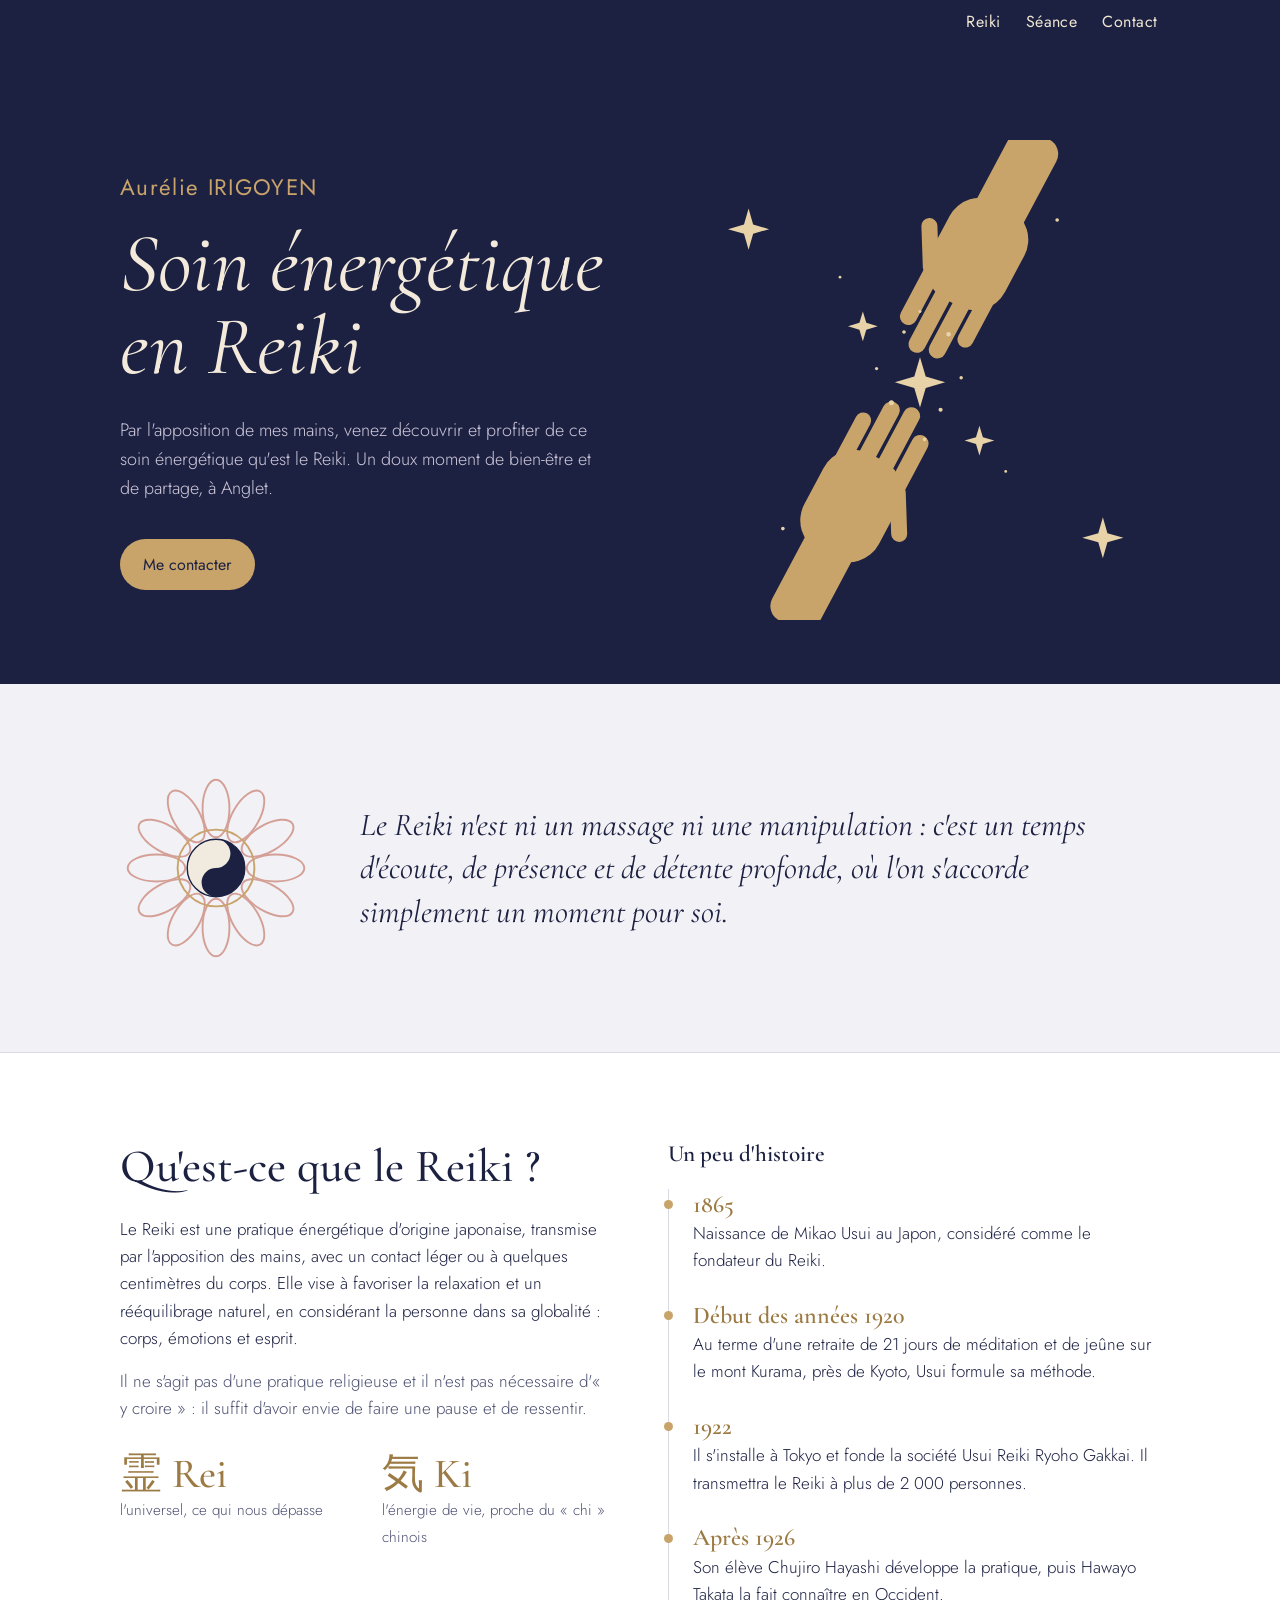
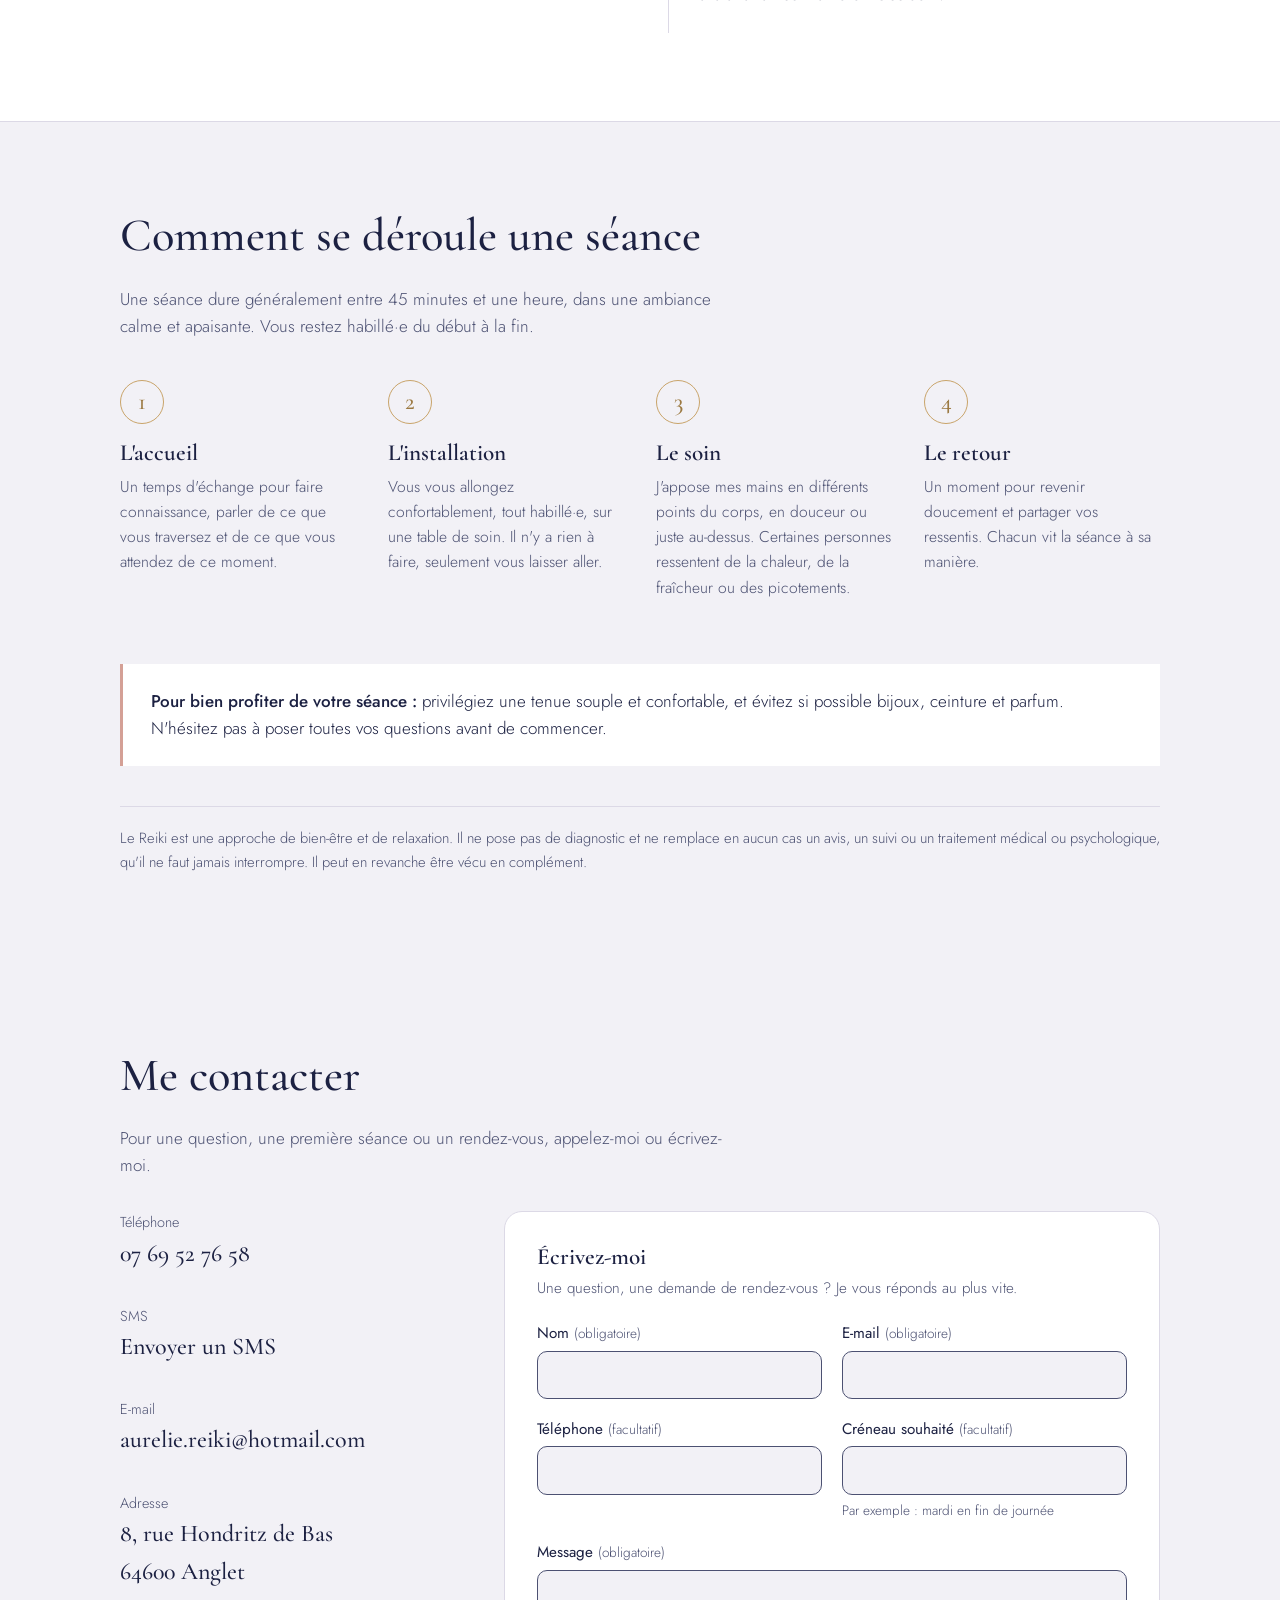
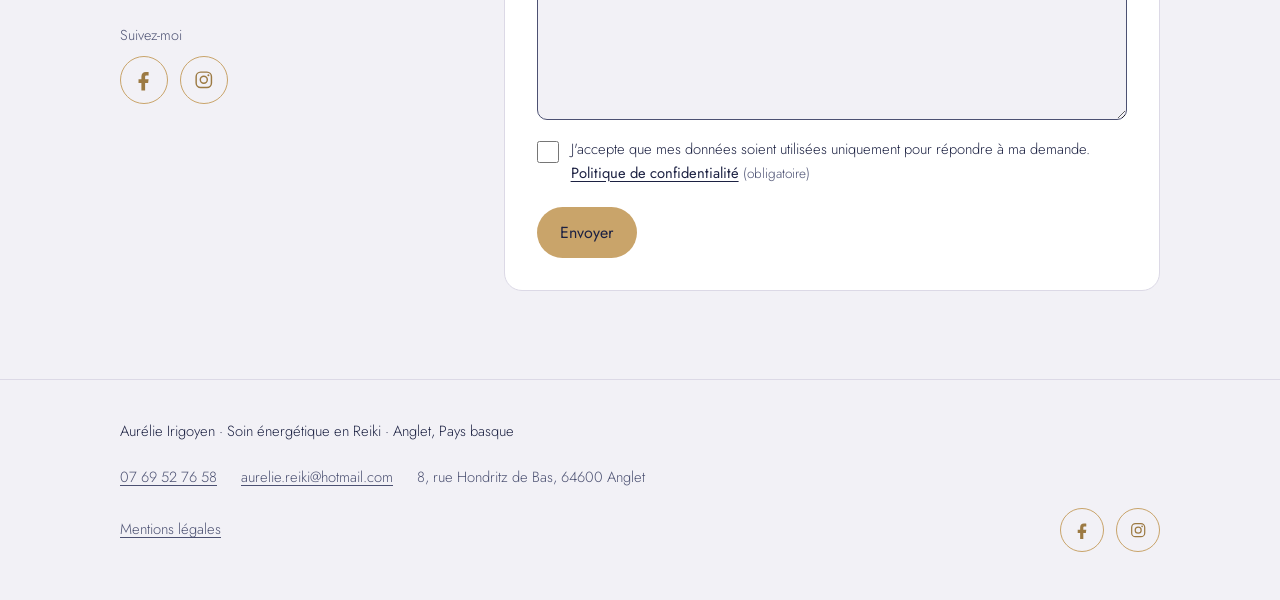
<file: index.html>
<!doctype html>
<html lang="fr">
<head>
<meta charset="utf-8">
<meta name="viewport" content="width=device-width, initial-scale=1">
<title>Aurélie Irigoyen · Soin énergétique en Reiki à Anglet</title>
<meta name="description" content="Séances de Reiki par apposition des mains à Anglet (64600) avec Aurélie Irigoyen. Découvrez le Reiki, le déroulement d'une séance, et contactez-moi par téléphone ou par e-mail.">
<!-- Adresse publique provisoire (GitHub Pages) : voir la liste des endroits à modifier en tête de sitemap.xml -->
<link rel="canonical" href="https://catialin-creator.github.io/catialin-aurelie_reiki/">
<meta property="og:type" content="website">
<meta property="og:locale" content="fr_FR">
<meta property="og:site_name" content="Aurélie Irigoyen · Reiki à Anglet">
<meta property="og:title" content="Aurélie Irigoyen · Soin énergétique en Reiki à Anglet">
<meta property="og:description" content="Séances de Reiki par apposition des mains à Anglet (64600) avec Aurélie Irigoyen. Découvrez le Reiki, le déroulement d'une séance, et contactez-moi.">
<meta property="og:url" content="https://catialin-creator.github.io/catialin-aurelie_reiki/">
<meta property="og:image" content="https://catialin-creator.github.io/catialin-aurelie_reiki/assets/img/og-image.png">
<meta property="og:image:width" content="1200">
<meta property="og:image:height" content="630">
<meta property="og:image:alt" content="Mains dorées sur fond bleu nuit : Aurélie Irigoyen, soin énergétique en Reiki à Anglet">
<meta name="twitter:card" content="summary_large_image">
<meta name="theme-color" content="#1C2142">
<link rel="icon" href="assets/img/favicon.svg" type="image/svg+xml">
<script type="application/ld+json">
{
  "@context": "https://schema.org",
  "@type": "LocalBusiness",
  "name": "Aurélie Irigoyen · Soin énergétique en Reiki",
  "description": "Séances de Reiki par apposition des mains à Anglet : un moment de détente et de bien-être. Le Reiki ne remplace pas un avis ou un traitement médical.",
  "url": "https://catialin-creator.github.io/catialin-aurelie_reiki/",
  "image": "https://catialin-creator.github.io/catialin-aurelie_reiki/assets/img/og-image.png",
  "telephone": "+33769527658",
  "email": "aurelie.reiki@hotmail.com",
  "address": {
    "@type": "PostalAddress",
    "streetAddress": "8 rue Hondritz de Bas",
    "postalCode": "64600",
    "addressLocality": "Anglet",
    "addressCountry": "FR"
  },
  "areaServed": [
    {"@type": "City", "name": "Anglet"},
    {"@type": "City", "name": "Bayonne"},
    {"@type": "City", "name": "Biarritz"},
    {"@type": "AdministrativeArea", "name": "Pays basque"}
  ]
}
</script>
<link rel="preload" href="assets/fonts/jost-300.woff2" as="font" type="font/woff2" crossorigin>
<link rel="preload" href="assets/fonts/cormorant-garamond-400-italic.woff2" as="font" type="font/woff2" crossorigin>
<link rel="stylesheet" href="assets/css/style.css">
<script src="assets/js/main.js" defer></script>
</head>
<body>

<header class="hero">
  <nav class="wrap topnav" aria-label="Navigation principale">
    <ul class="menu">
      <li><a href="#reiki">Reiki</a></li>
      <li><a href="#seance">Séance</a></li>
      <li><a href="#contact">Contact</a></li>
    </ul>
  </nav>
  <div class="wrap hero-grid">
    <div>
      <h1>Aurélie IRIGOYEN</h1>
      <p class="tag">Soin énergétique en Reiki</p>
      <p class="lede">Par l'apposition de mes mains, venez découvrir et profiter de ce soin énergétique qu'est le Reiki. Un doux moment de bien-être et de partage, à Anglet.</p>
      <div class="btns">
        <a class="btn btn-gold" href="#contact">Me contacter</a>
      </div>
    </div>
    <div class="art" aria-hidden="true">
      <svg class="hands" viewBox="0 0 420 420" xmlns="http://www.w3.org/2000/svg" focusable="false">
        <g fill="#C9A46A">
          <!-- main du haut, paume vers le bas -->
          <g transform="translate(250 40) rotate(28)">
            <rect x="0" y="0" width="74" height="96" rx="30"/>
            <rect x="2" y="70" width="15" height="62" rx="7.5"/>
            <rect x="20" y="78" width="15" height="72" rx="7.5"/>
            <rect x="38" y="78" width="15" height="68" rx="7.5"/>
            <rect x="56" y="72" width="14" height="54" rx="7"/>
            <rect x="-22" y="40" width="14" height="50" rx="7" transform="rotate(-30 -15 40)"/>
            <rect x="14" y="-70" width="46" height="90" rx="14"/>
          </g>
          <!-- main du bas, paume vers le haut -->
          <g transform="translate(160 380) rotate(208)">
            <rect x="0" y="0" width="74" height="96" rx="30"/>
            <rect x="2" y="70" width="15" height="62" rx="7.5"/>
            <rect x="20" y="78" width="15" height="72" rx="7.5"/>
            <rect x="38" y="78" width="15" height="68" rx="7.5"/>
            <rect x="56" y="72" width="14" height="54" rx="7"/>
            <rect x="-22" y="40" width="14" height="50" rx="7" transform="rotate(-30 -15 40)"/>
            <rect x="14" y="-70" width="46" height="90" rx="14"/>
          </g>
        </g>
        <g fill="#E8D3A8">
          <path class="twinkle" d="M210 190 l5 17 17 5 -17 5 -5 17 -5 -17 -17 -5 17 -5z"/>
          <path class="twinkle d2" d="M160 150 l3 10 10 3 -10 3 -3 10 -3 -10 -10 -3 10 -3z"/>
          <path class="twinkle d3" d="M262 250 l3 10 10 3 -10 3 -3 10 -3 -10 -10 -3 10 -3z"/>
          <path d="M60 60 l4 14 14 4 -14 4 -4 14 -4 -14 -14 -4 14 -4z"/>
          <path d="M370 330 l4 14 14 4 -14 4 -4 14 -4 -14 -14 -4 14 -4z"/>
          <circle cx="185" cy="230" r="2.2"/><circle cx="235" cy="170" r="2"/><circle cx="196" cy="168" r="1.6"/>
          <circle cx="228" cy="236" r="1.8"/><circle cx="172" cy="200" r="1.4"/><circle cx="246" cy="208" r="1.5"/>
          <circle cx="210" cy="150" r="1.3"/><circle cx="214" cy="262" r="1.6"/><circle cx="140" cy="120" r="1.2"/>
          <circle cx="285" cy="290" r="1.2"/><circle cx="330" cy="70" r="1.6"/><circle cx="90" cy="340" r="1.6"/>
        </g>
      </svg>
    </div>
  </div>
</header>

<main>

<section>
  <div class="wrap intro">
    <svg class="emblem" viewBox="-100 -100 200 200" xmlns="http://www.w3.org/2000/svg" role="img" aria-label="Mandala et yin-yang">
      <g fill="none" stroke="#D4A096" stroke-width="2">
        <g id="petals"><ellipse cx="0" cy="-62" rx="14" ry="30"/></g>
        <use href="#petals" transform="rotate(30)"/><use href="#petals" transform="rotate(60)"/><use href="#petals" transform="rotate(90)"/>
        <use href="#petals" transform="rotate(120)"/><use href="#petals" transform="rotate(150)"/><use href="#petals" transform="rotate(180)"/>
        <use href="#petals" transform="rotate(210)"/><use href="#petals" transform="rotate(240)"/><use href="#petals" transform="rotate(270)"/>
        <use href="#petals" transform="rotate(300)"/><use href="#petals" transform="rotate(330)"/>
        <circle r="40" stroke="#C9A46A"/>
      </g>
      <circle r="30" fill="#F1EADF"/>
      <path d="M0,-30 A30,30 0 0,1 0,30 A15,15 0 0,1 0,0 A15,15 0 0,0 0,-30Z" fill="#1C2142"/>
      <circle cy="-15" r="4.5" fill="#F1EADF"/><circle cy="15" r="4.5" fill="#1C2142"/>
      <circle r="30" fill="none" stroke="#1C2142" stroke-width="1.5"/>
    </svg>
    <div>
      <p class="quote">Le Reiki n'est ni un massage ni une manipulation : c'est un temps d'écoute, de présence et de détente profonde, où l'on s'accorde simplement un moment pour soi.</p>
    </div>
  </div>
</section>

<section class="reiki" id="reiki">
  <div class="wrap">
    <div class="two">
      <div>
        <h2>Qu'est-ce que le Reiki ?</h2>
        <p>Le Reiki est une pratique énergétique d'origine japonaise, transmise par l'apposition des mains, avec un contact léger ou à quelques centimètres du corps. Elle vise à favoriser la relaxation et un rééquilibrage naturel, en considérant la personne dans sa globalité : corps, émotions et esprit.</p>
        <p class="soft">Il ne s'agit pas d'une pratique religieuse et il n'est pas nécessaire d'« y croire » : il suffit d'avoir envie de faire une pause et de ressentir.</p>
        <div class="kanji">
          <div><b lang="ja">霊 <span lang="fr">Rei</span></b><span>l'universel, ce qui nous dépasse</span></div>
          <div><b lang="ja">気 <span lang="fr">Ki</span></b><span>l'énergie de vie, proche du « chi » chinois</span></div>
        </div>
      </div>
      <div>
        <h3 class="history-title">Un peu d'histoire</h3>
        <ol class="timeline">
          <li><span class="yr">1865</span>Naissance de Mikao Usui au Japon, considéré comme le fondateur du Reiki.</li>
          <li><span class="yr">Début des années 1920</span>Au terme d'une retraite de 21 jours de méditation et de jeûne sur le mont Kurama, près de Kyoto, Usui formule sa méthode.</li>
          <li><span class="yr">1922</span>Il s'installe à Tokyo et fonde la société Usui Reiki Ryoho Gakkai. Il transmettra le Reiki à plus de 2 000 personnes.</li>
          <li><span class="yr">Après 1926</span>Son élève Chujiro Hayashi développe la pratique, puis Hawayo Takata la fait connaître en Occident.</li>
        </ol>
      </div>
    </div>
  </div>
</section>

<section id="seance">
  <div class="wrap">
    <h2>Comment se déroule une séance</h2>
    <p class="soft narrow">Une séance dure généralement entre 45 minutes et une heure, dans une ambiance calme et apaisante. Vous restez habillé·e du début à la fin.</p>
    <ol class="steps">
      <li><h3>L'accueil</h3><p>Un temps d'échange pour faire connaissance, parler de ce que vous traversez et de ce que vous attendez de ce moment.</p></li>
      <li><h3>L'installation</h3><p>Vous vous allongez confortablement, tout habillé·e, sur une table de soin. Il n'y a rien à faire, seulement vous laisser aller.</p></li>
      <li><h3>Le soin</h3><p>J'appose mes mains en différents points du corps, en douceur ou juste au-dessus. Certaines personnes ressentent de la chaleur, de la fraîcheur ou des picotements.</p></li>
      <li><h3>Le retour</h3><p>Un moment pour revenir doucement et partager vos ressentis. Chacun vit la séance à sa manière.</p></li>
    </ol>
    <div class="tips">
      <p><strong>Pour bien profiter de votre séance :</strong> privilégiez une tenue souple et confortable, et évitez si possible bijoux, ceinture et parfum. N'hésitez pas à poser toutes vos questions avant de commencer.</p>
    </div>
    <p class="note">Le Reiki est une approche de bien-être et de relaxation. Il ne pose pas de diagnostic et ne remplace en aucun cas un avis, un suivi ou un traitement médical ou psychologique, qu'il ne faut jamais interrompre. Il peut en revanche être vécu en complément.</p>
  </div>
</section>

<section id="contact">
  <div class="wrap">
    <h2>Me contacter</h2>
    <p class="soft narrow">Pour une question, une première séance ou un rendez-vous, appelez-moi ou écrivez-moi.</p>
    <div class="contact-layout">
      <div class="contact-grid">
        <a href="tel:+33769527658"><span class="k">Téléphone</span><span class="v">07 69 52 76 58</span></a>
        <a href="sms:+33769527658"><span class="k">SMS</span><span class="v">Envoyer un SMS</span></a>
        <a href="mailto:aurelie.reiki@hotmail.com"><span class="k">E-mail</span><span class="v">aurelie.reiki@hotmail.com</span></a>
        <a href="https://www.google.com/maps/search/?api=1&amp;query=8+rue+Hondritz+de+Bas+64600+Anglet" target="_blank" rel="noopener"><span class="k">Adresse <span class="visually-hidden">(itinéraire, nouvel onglet)</span></span><span class="v">8, rue Hondritz de Bas<br>64600 Anglet</span></a>
        <div class="social-block">
          <span class="k">Suivez-moi</span>
          <!-- Réseaux sociaux : remplacer A_COMPLETER par les adresses des pages d'Aurélie (ici et dans le pied de page) -->
          <ul class="social">
            <li><a href="https://www.facebook.com/A_COMPLETER" target="_blank" rel="noopener"><svg viewBox="3 3 18 18" aria-hidden="true" focusable="false"><path d="M14.5 8.5H16V5.6c-.3 0-1.2-.1-2.3-.1-2.3 0-3.7 1.4-3.7 3.9v2.1H7.6v3.2H10V21h3.1v-6.3h2.5l.4-3.2h-2.9V9.7c0-.9.3-1.2 1.4-1.2z"/></svg><span class="visually-hidden">Facebook (nouvel onglet)</span></a></li>
            <li><a href="https://www.instagram.com/A_COMPLETER" target="_blank" rel="noopener"><svg viewBox="0 0 24 24" aria-hidden="true" focusable="false"><rect x="3.5" y="3.5" width="17" height="17" rx="5" fill="none" stroke="currentColor" stroke-width="1.6"/><circle cx="12" cy="12" r="3.9" fill="none" stroke="currentColor" stroke-width="1.6"/><circle cx="17.1" cy="6.9" r="1.1"/></svg><span class="visually-hidden">Instagram (nouvel onglet)</span></a></li>
          </ul>
        </div>
      </div>

      <form class="contact-form" id="contact-form" action="https://api.web3forms.com/submit" method="POST">
        <h3 class="form-title">Écrivez-moi</h3>
        <p class="form-hint soft">Une question, une demande de rendez-vous ? Je vous réponds au plus vite.</p>

        <!-- Clé Web3Forms : remplacer A_REMPLACER par la clé reçue pour aurelie.reiki@hotmail.com -->
        <input type="hidden" name="access_key" value="A_REMPLACER">
        <input type="hidden" name="from_name" value="Site Reiki Aurélie Irigoyen">
        <input type="hidden" name="subject" value="Nouveau message – site Reiki">

        <div class="hp" aria-hidden="true">
          <label for="botcheck">Ne pas remplir</label>
          <input type="checkbox" name="botcheck" id="botcheck" tabindex="-1" autocomplete="off">
        </div>

        <div class="field-row">
          <div class="field">
            <label for="f-nom">Nom <span class="req">(obligatoire)</span></label>
            <input type="text" id="f-nom" name="nom" autocomplete="name" maxlength="100" required>
          </div>
          <div class="field">
            <label for="f-email">E-mail <span class="req">(obligatoire)</span></label>
            <input type="email" id="f-email" name="email" autocomplete="email" maxlength="150" required>
          </div>
        </div>
        <div class="field-row">
          <div class="field">
            <label for="f-tel">Téléphone <span class="opt">(facultatif)</span></label>
            <input type="tel" id="f-tel" name="telephone" autocomplete="tel" maxlength="30">
          </div>
          <div class="field">
            <label for="f-creneau">Créneau souhaité <span class="opt">(facultatif)</span></label>
            <input type="text" id="f-creneau" name="creneau_souhaite" maxlength="150" aria-describedby="f-creneau-aide">
            <span class="field-help" id="f-creneau-aide">Par exemple : mardi en fin de journée</span>
          </div>
        </div>
        <div class="field">
          <label for="f-message">Message <span class="req">(obligatoire)</span></label>
          <textarea id="f-message" name="message" rows="5" maxlength="3000" required></textarea>
        </div>
        <div class="field field-check">
          <input type="checkbox" id="f-consent" name="consentement" value="Oui" required>
          <label for="f-consent">J'accepte que mes données soient utilisées uniquement pour répondre à ma demande. <a href="mentions-legales.html#confidentialite">Politique de confidentialité</a> <span class="req">(obligatoire)</span></label>
        </div>

        <button class="btn btn-gold btn-submit" type="submit">Envoyer</button>
        <p class="form-status" id="form-status" role="status" aria-live="polite"></p>
      </form>
    </div>
  </div>
</section>

</main>

<footer class="site-footer">
  <div class="wrap">
    <p class="footer-name">Aurélie Irigoyen · Soin énergétique en Reiki · Anglet, Pays basque</p>
    <address>
      <ul class="footer-links">
        <li><a href="tel:+33769527658">07 69 52 76 58</a></li>
        <li><a href="mailto:aurelie.reiki@hotmail.com">aurelie.reiki@hotmail.com</a></li>
        <li>8, rue Hondritz de Bas, 64600 Anglet</li>
      </ul>
    </address>
    <div class="footer-bottom">
      <p class="footer-legal"><a href="mentions-legales.html">Mentions légales</a></p>
      <ul class="social social-sm">
        <li><a href="https://www.facebook.com/A_COMPLETER" target="_blank" rel="noopener"><svg viewBox="3 3 18 18" aria-hidden="true" focusable="false"><path d="M14.5 8.5H16V5.6c-.3 0-1.2-.1-2.3-.1-2.3 0-3.7 1.4-3.7 3.9v2.1H7.6v3.2H10V21h3.1v-6.3h2.5l.4-3.2h-2.9V9.7c0-.9.3-1.2 1.4-1.2z"/></svg><span class="visually-hidden">Facebook (nouvel onglet)</span></a></li>
        <li><a href="https://www.instagram.com/A_COMPLETER" target="_blank" rel="noopener"><svg viewBox="0 0 24 24" aria-hidden="true" focusable="false"><rect x="3.5" y="3.5" width="17" height="17" rx="5" fill="none" stroke="currentColor" stroke-width="1.6"/><circle cx="12" cy="12" r="3.9" fill="none" stroke="currentColor" stroke-width="1.6"/><circle cx="17.1" cy="6.9" r="1.1"/></svg><span class="visually-hidden">Instagram (nouvel onglet)</span></a></li>
      </ul>
    </div>
  </div>
</footer>

</body>
</html>
</file>
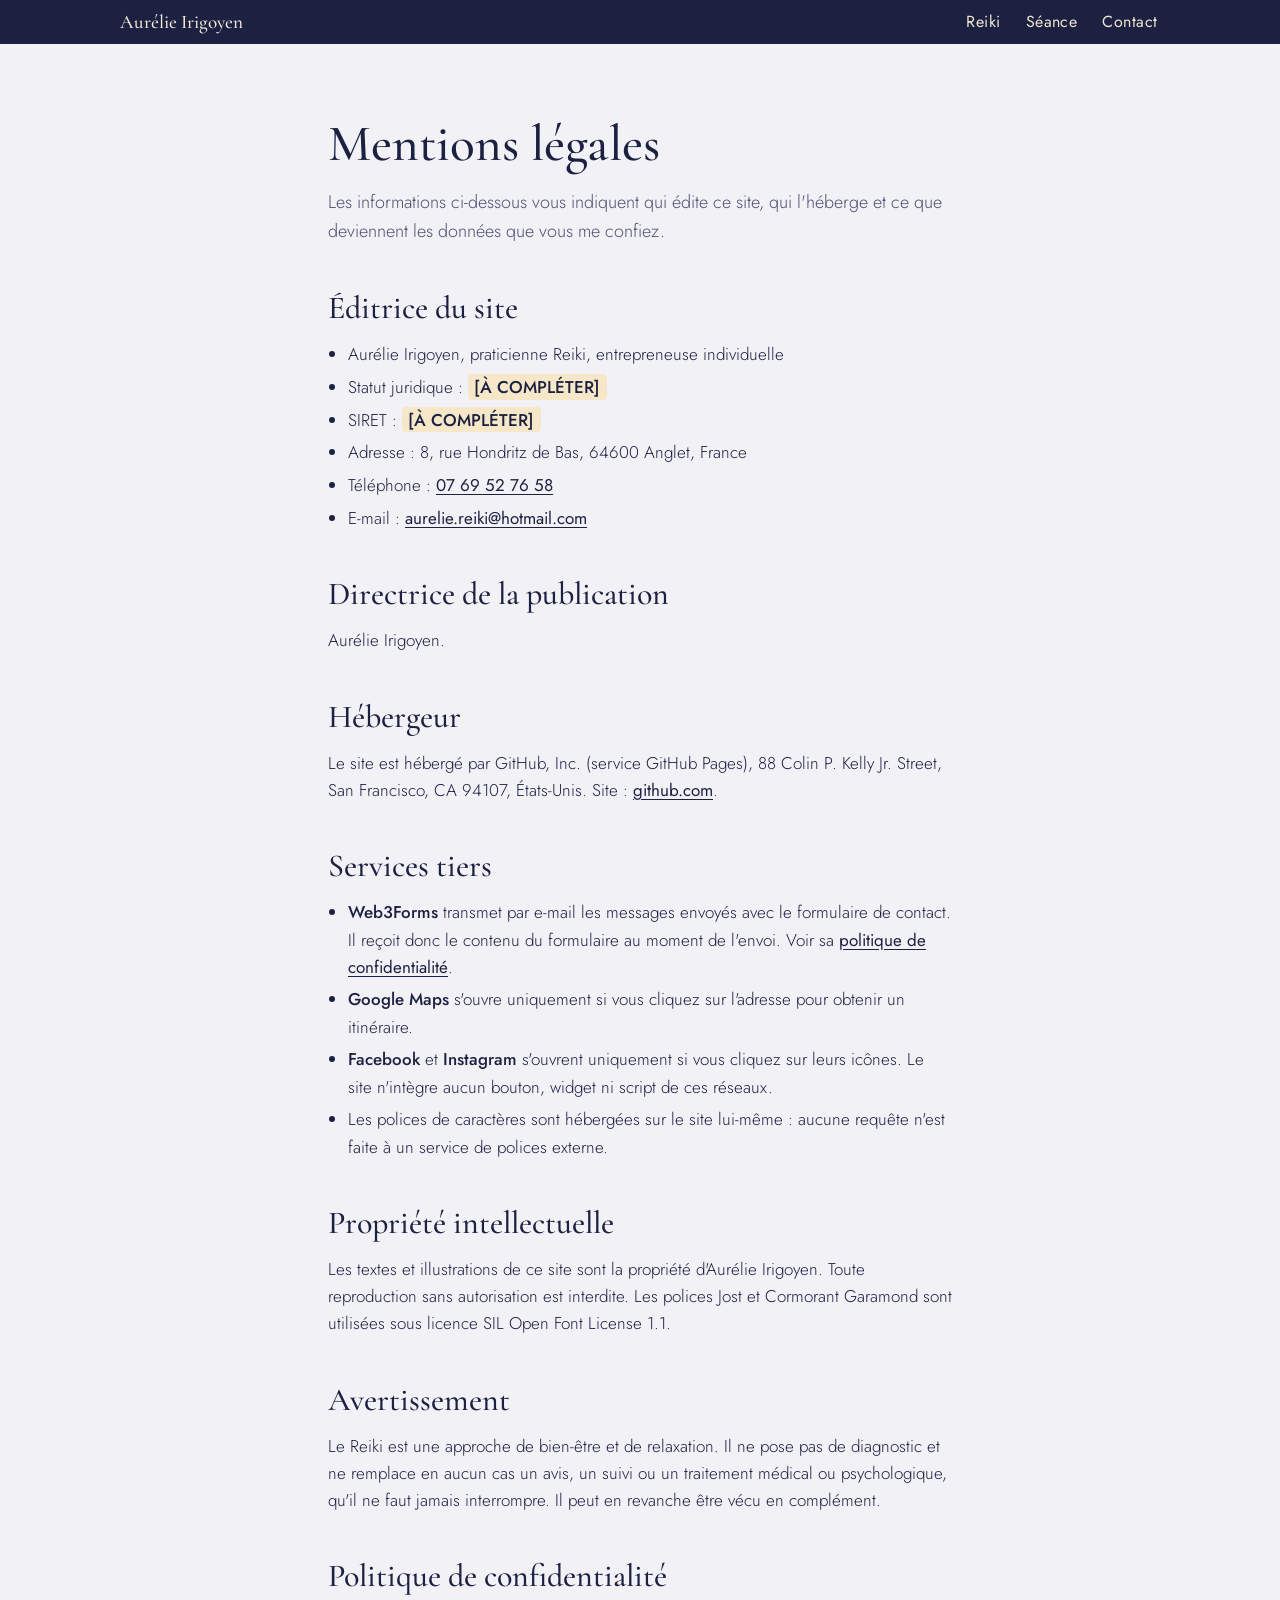
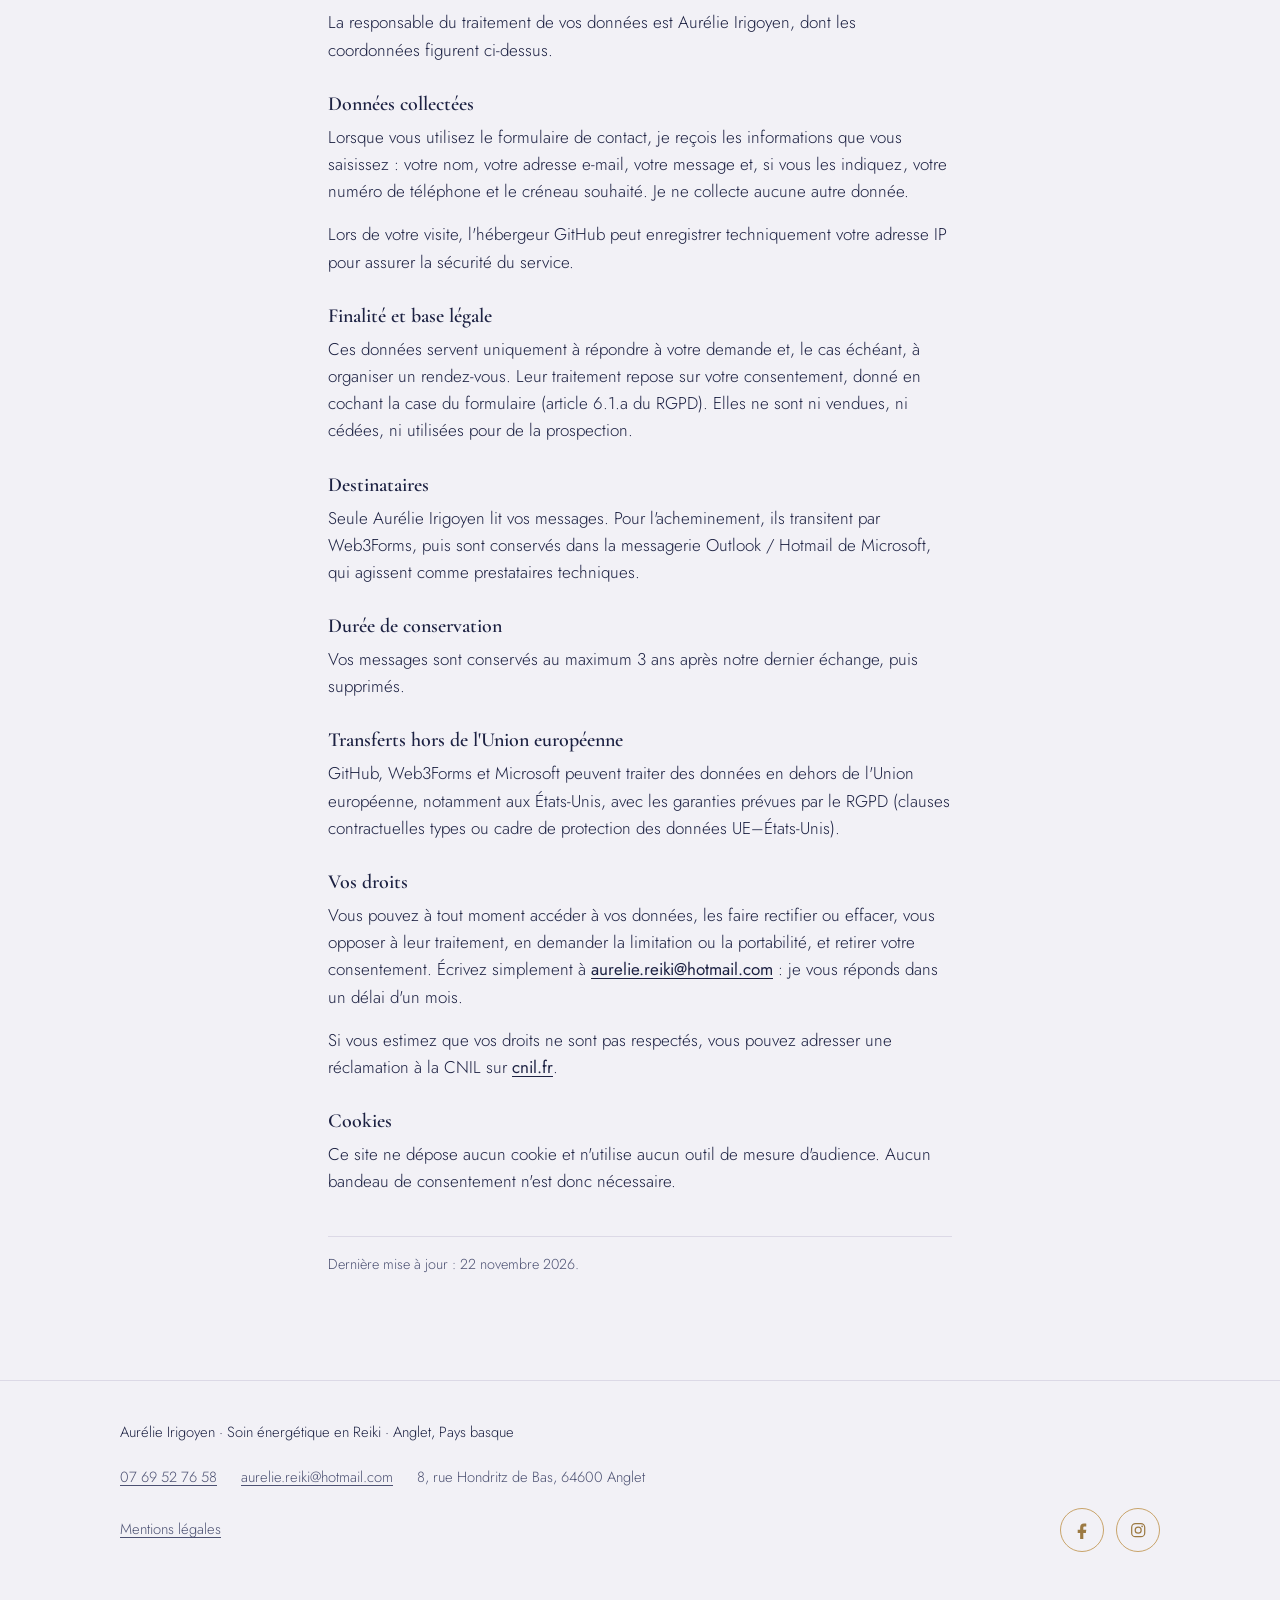
<file: mentions-legales.html>
<!doctype html>
<html lang="fr">
<head>
<meta charset="utf-8">
<meta name="viewport" content="width=device-width, initial-scale=1">
<title>Mentions légales et confidentialité · Aurélie Irigoyen, Reiki à Anglet</title>
<meta name="description" content="Mentions légales du site d'Aurélie Irigoyen, praticienne Reiki à Anglet : éditrice, hébergeur, services tiers et politique de confidentialité des données du formulaire de contact.">
<link rel="canonical" href="https://catialin-creator.github.io/catialin-aurelie_reiki/mentions-legales.html">
<meta name="theme-color" content="#1C2142">
<link rel="icon" href="assets/img/favicon.svg" type="image/svg+xml">
<link rel="preload" href="assets/fonts/jost-300.woff2" as="font" type="font/woff2" crossorigin>
<link rel="stylesheet" href="assets/css/style.css">
</head>
<body>

<header class="hero page-hero">
  <nav class="wrap topnav" aria-label="Navigation principale">
    <a class="page-brand" href="index.html">Aurélie Irigoyen</a>
    <ul class="menu">
      <li><a href="index.html#reiki">Reiki</a></li>
      <li><a href="index.html#seance">Séance</a></li>
      <li><a href="index.html#contact">Contact</a></li>
    </ul>
  </nav>
</header>

<main class="page-main">
  <div class="wrap prose">
    <h1>Mentions légales</h1>
    <p class="lead">Les informations ci-dessous vous indiquent qui édite ce site, qui l'héberge et ce que deviennent les données que vous me confiez.</p>

    <h2 id="editrice">Éditrice du site</h2>
    <ul>
      <li>Aurélie Irigoyen, praticienne Reiki, entrepreneuse individuelle</li>
      <li>Statut juridique : <span class="todo">[À COMPLÉTER]</span></li>
      <li>SIRET : <span class="todo">[À COMPLÉTER]</span></li>
      <li>Adresse : 8, rue Hondritz de Bas, 64600 Anglet, France</li>
      <li>Téléphone : <a href="tel:+33769527658">07 69 52 76 58</a></li>
      <li>E-mail : <a href="mailto:aurelie.reiki@hotmail.com">aurelie.reiki@hotmail.com</a></li>
    </ul>

    <h2 id="publication">Directrice de la publication</h2>
    <p>Aurélie Irigoyen.</p>

    <h2 id="hebergeur">Hébergeur</h2>
    <p>Le site est hébergé par GitHub, Inc. (service GitHub Pages), 88 Colin P. Kelly Jr. Street, San Francisco, CA 94107, États-Unis. Site : <a href="https://github.com" rel="noopener">github.com</a>.</p>

    <h2 id="services-tiers">Services tiers</h2>
    <ul>
      <li><strong>Web3Forms</strong> transmet par e-mail les messages envoyés avec le formulaire de contact. Il reçoit donc le contenu du formulaire au moment de l'envoi. Voir sa <a href="https://web3forms.com/privacy" rel="noopener">politique de confidentialité</a>.</li>
      <li><strong>Google Maps</strong> s'ouvre uniquement si vous cliquez sur l'adresse pour obtenir un itinéraire.</li>
      <li><strong>Facebook</strong> et <strong>Instagram</strong> s'ouvrent uniquement si vous cliquez sur leurs icônes. Le site n'intègre aucun bouton, widget ni script de ces réseaux.</li>
      <li>Les polices de caractères sont hébergées sur le site lui-même : aucune requête n'est faite à un service de polices externe.</li>
    </ul>

    <h2 id="propriete">Propriété intellectuelle</h2>
    <p>Les textes et illustrations de ce site sont la propriété d'Aurélie Irigoyen. Toute reproduction sans autorisation est interdite. Les polices Jost et Cormorant Garamond sont utilisées sous licence SIL Open Font License 1.1.</p>

    <h2 id="avertissement">Avertissement</h2>
    <p>Le Reiki est une approche de bien-être et de relaxation. Il ne pose pas de diagnostic et ne remplace en aucun cas un avis, un suivi ou un traitement médical ou psychologique, qu'il ne faut jamais interrompre. Il peut en revanche être vécu en complément.</p>

    <h2 id="confidentialite">Politique de confidentialité</h2>
    <p>La responsable du traitement de vos données est Aurélie Irigoyen, dont les coordonnées figurent ci-dessus.</p>

    <h3>Données collectées</h3>
    <p>Lorsque vous utilisez le formulaire de contact, je reçois les informations que vous saisissez : votre nom, votre adresse e-mail, votre message et, si vous les indiquez, votre numéro de téléphone et le créneau souhaité. Je ne collecte aucune autre donnée.</p>
    <p>Lors de votre visite, l'hébergeur GitHub peut enregistrer techniquement votre adresse IP pour assurer la sécurité du service.</p>

    <h3>Finalité et base légale</h3>
    <p>Ces données servent uniquement à répondre à votre demande et, le cas échéant, à organiser un rendez-vous. Leur traitement repose sur votre consentement, donné en cochant la case du formulaire (article 6.1.a du RGPD). Elles ne sont ni vendues, ni cédées, ni utilisées pour de la prospection.</p>

    <h3>Destinataires</h3>
    <p>Seule Aurélie Irigoyen lit vos messages. Pour l'acheminement, ils transitent par Web3Forms, puis sont conservés dans la messagerie Outlook / Hotmail de Microsoft, qui agissent comme prestataires techniques.</p>

    <h3>Durée de conservation</h3>
    <p>Vos messages sont conservés au maximum 3 ans après notre dernier échange, puis supprimés.</p>

    <h3>Transferts hors de l'Union européenne</h3>
    <p>GitHub, Web3Forms et Microsoft peuvent traiter des données en dehors de l'Union européenne, notamment aux États-Unis, avec les garanties prévues par le RGPD (clauses contractuelles types ou cadre de protection des données UE–États-Unis).</p>

    <h3>Vos droits</h3>
    <p>Vous pouvez à tout moment accéder à vos données, les faire rectifier ou effacer, vous opposer à leur traitement, en demander la limitation ou la portabilité, et retirer votre consentement. Écrivez simplement à <a href="mailto:aurelie.reiki@hotmail.com">aurelie.reiki@hotmail.com</a> : je vous réponds dans un délai d'un mois.</p>
    <p>Si vous estimez que vos droits ne sont pas respectés, vous pouvez adresser une réclamation à la CNIL sur <a href="https://www.cnil.fr/fr/plaintes" rel="noopener">cnil.fr</a>.</p>

    <h3>Cookies</h3>
    <p>Ce site ne dépose aucun cookie et n'utilise aucun outil de mesure d'audience. Aucun bandeau de consentement n'est donc nécessaire.</p>

    <p class="updated">Dernière mise à jour : 22 novembre 2026.</p>
  </div>
</main>

<footer class="site-footer">
  <div class="wrap">
    <p class="footer-name">Aurélie Irigoyen · Soin énergétique en Reiki · Anglet, Pays basque</p>
    <address>
      <ul class="footer-links">
        <li><a href="tel:+33769527658">07 69 52 76 58</a></li>
        <li><a href="mailto:aurelie.reiki@hotmail.com">aurelie.reiki@hotmail.com</a></li>
        <li>8, rue Hondritz de Bas, 64600 Anglet</li>
      </ul>
    </address>
    <div class="footer-bottom">
      <p class="footer-legal"><a href="mentions-legales.html">Mentions légales</a></p>
      <ul class="social social-sm">
        <li><a href="https://www.facebook.com/A_COMPLETER" target="_blank" rel="noopener"><svg viewBox="3 3 18 18" aria-hidden="true" focusable="false"><path d="M14.5 8.5H16V5.6c-.3 0-1.2-.1-2.3-.1-2.3 0-3.7 1.4-3.7 3.9v2.1H7.6v3.2H10V21h3.1v-6.3h2.5l.4-3.2h-2.9V9.7c0-.9.3-1.2 1.4-1.2z"/></svg><span class="visually-hidden">Facebook (nouvel onglet)</span></a></li>
        <li><a href="https://www.instagram.com/A_COMPLETER" target="_blank" rel="noopener"><svg viewBox="0 0 24 24" aria-hidden="true" focusable="false"><rect x="3.5" y="3.5" width="17" height="17" rx="5" fill="none" stroke="currentColor" stroke-width="1.6"/><circle cx="12" cy="12" r="3.9" fill="none" stroke="currentColor" stroke-width="1.6"/><circle cx="17.1" cy="6.9" r="1.1"/></svg><span class="visually-hidden">Instagram (nouvel onglet)</span></a></li>
      </ul>
    </div>
  </div>
</footer>

</body>
</html>
</file>
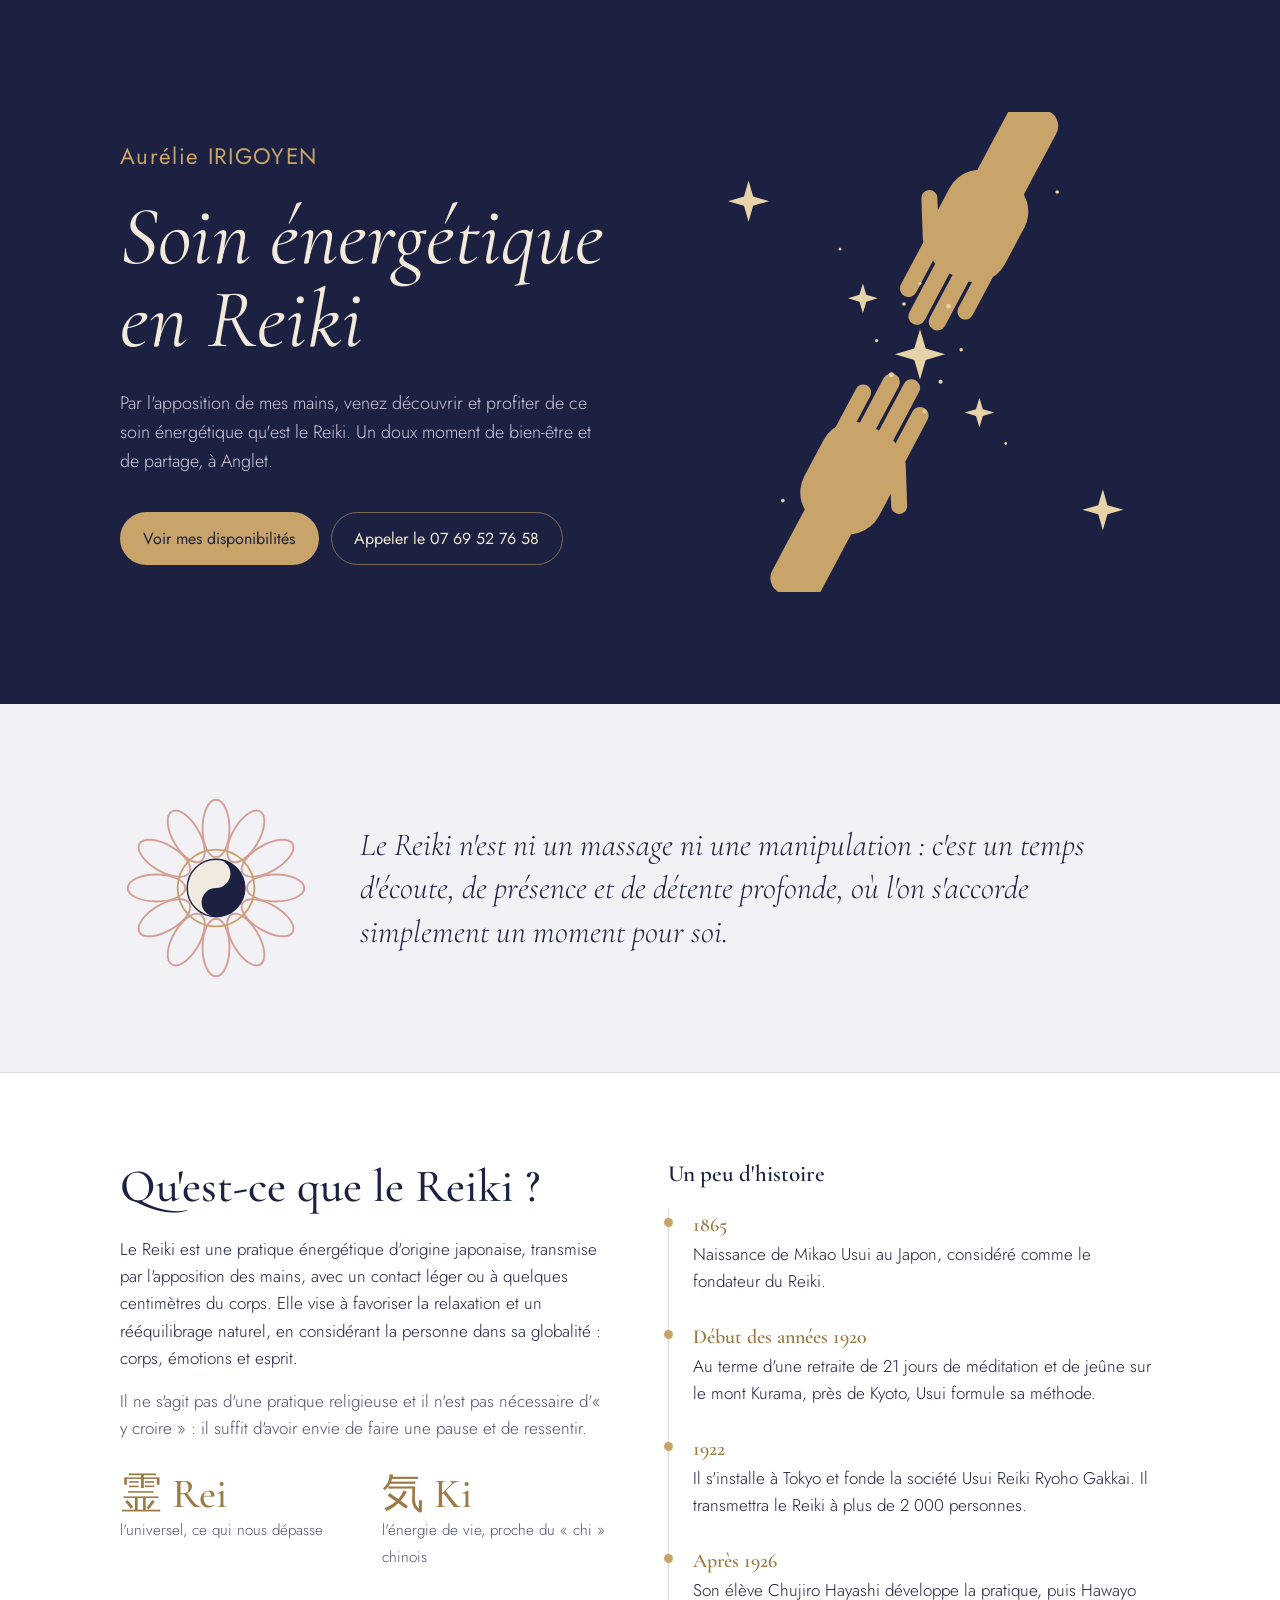
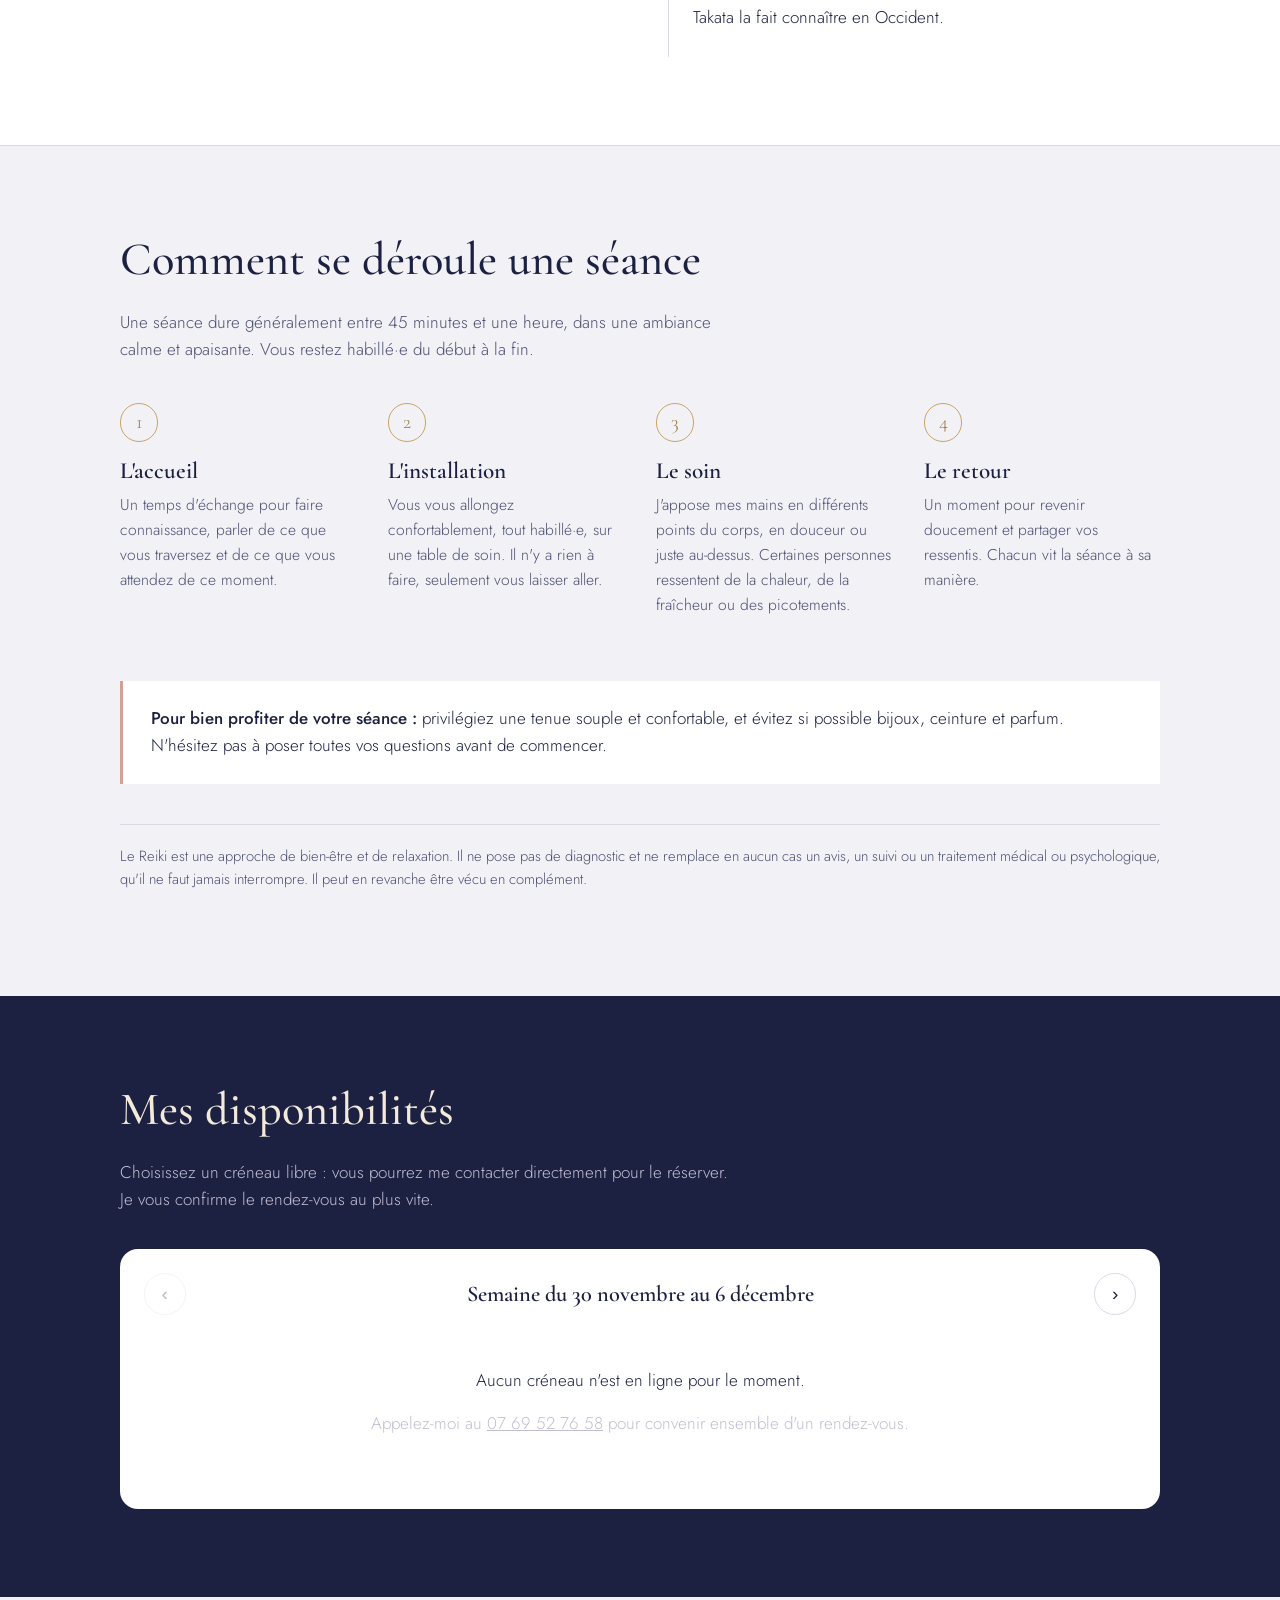
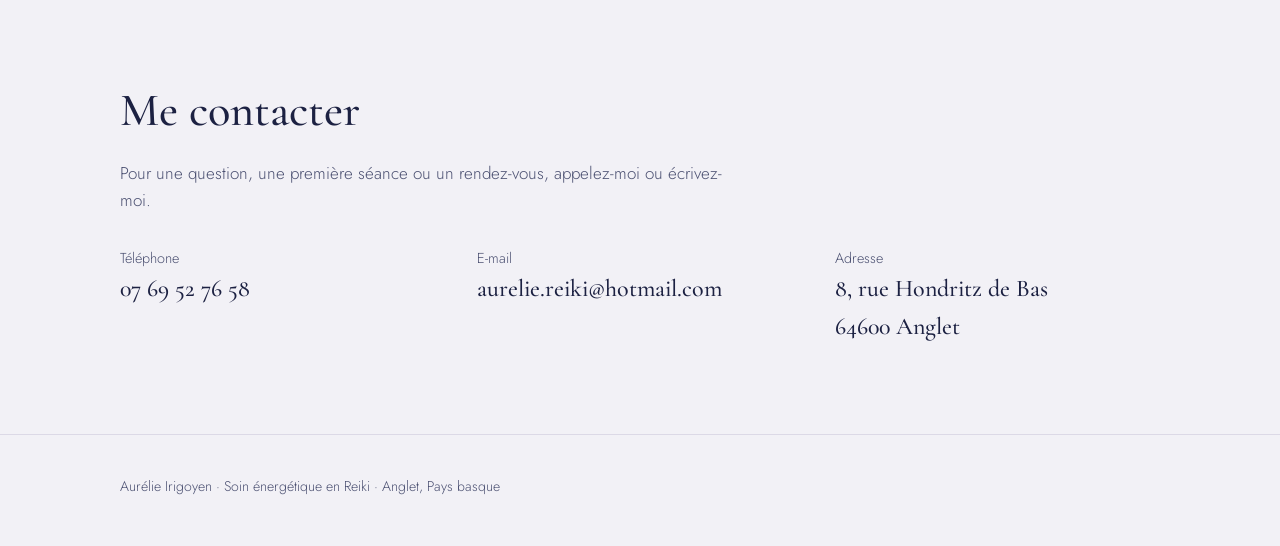
<file: docs/prototype.html>
<!doctype html>
<html lang="fr">
<head>
<meta charset="utf-8">
<meta name="viewport" content="width=device-width, initial-scale=1, viewport-fit=cover">
<title>Aurélie Irigoyen · Soin énergétique en Reiki à Anglet</title>
<meta name="description" content="Séances de Reiki par apposition des mains à Anglet (64600). Consultez les disponibilités d'Aurélie Irigoyen et réservez votre créneau.">
<link rel="preconnect" href="https://fonts.googleapis.com">
<link rel="preconnect" href="https://fonts.gstatic.com" crossorigin>
<link href="https://fonts.googleapis.com/css2?family=Cormorant+Garamond:ital,wght@0,500;0,600;1,400;1,500&family=Jost:wght@300;400;500&display=swap" rel="stylesheet">
<style id="css">
:root{
  --navy:#1C2142; --navy-2:#262C55; --gold:#C9A46A; --gold-deep:#9C7A43; --rose:#D4A096; --mist:#F2F1F6;
  --bg:#F2F1F6; --surface:#FFFFFF; --ink:#1C2142; --ink-soft:#4C5172; --line:#DCD9E6; --accent:#9C7A43; --chip:#F6EEDF; --chip-ink:#6E5326; --muted-chip:#ECEAF1;
  --serif:"Cormorant Garamond", "Iowan Old Style", Garamond, Georgia, serif;
  --sans:"Jost", "Futura", "Century Gothic", "Avenir Next", system-ui, sans-serif;
  box-sizing:border-box; padding-top:env(safe-area-inset-top,0px); padding-bottom:env(safe-area-inset-bottom,0px);
  color-scheme:light;
}
@media (prefers-color-scheme:dark){
  :root:not([data-theme="light"]){
    --bg:#13162D; --surface:#1C2142; --ink:#EEE7D9; --ink-soft:#B4B1C6; --line:#2E345F; --accent:#D6B37A; --chip:#3A3550; --chip-ink:#F0D9AE; --muted-chip:#232849; color-scheme:dark;
  }
}
:root[data-theme="dark"]{
  --bg:#13162D; --surface:#1C2142; --ink:#EEE7D9; --ink-soft:#B4B1C6; --line:#2E345F; --accent:#D6B37A; --chip:#3A3550; --chip-ink:#F0D9AE; --muted-chip:#232849; color-scheme:dark;
}
*,*::before,*::after{box-sizing:inherit}
html{scroll-behavior:smooth; scroll-padding-top:env(safe-area-inset-top,0px)}
body{margin:0; background:var(--bg); color:var(--ink); font-family:var(--sans); font-weight:300; font-size:1.0625rem; line-height:1.6}
img,svg{max-width:100%}
a{color:inherit}
:focus-visible{outline:2px solid var(--gold); outline-offset:3px; border-radius:4px}
.wrap{max-width:68rem; margin:0 auto; padding:0 1.5rem}
.narrow{max-width:38rem}

/* Hero — the card brought to life */
.hero{background:var(--navy); color:#EFE6D2; position:relative; overflow:hidden}
.hero .wrap{display:grid; grid-template-columns:1.1fr 1fr; gap:2rem; align-items:center; min-height:min(88vh,44rem); padding-top:3rem; padding-bottom:3rem}
.hero h1{font-family:var(--sans); font-weight:400; letter-spacing:.06em; font-size:clamp(1.15rem,2.4vw,1.4rem); color:var(--gold); margin:0 0 1.25rem}
.hero .tag{font-family:var(--serif); font-style:italic; font-weight:400; font-size:clamp(2.8rem,7vw,5.2rem); line-height:1; margin:0 0 1.75rem; color:#F3EADB}
.hero p.lede{font-size:1.125rem; max-width:30rem; color:#CFC8DA; margin:0 0 2.25rem}
.btns{display:flex; flex-wrap:wrap; gap:.75rem}
.btn{display:inline-flex; align-items:center; gap:.5rem; font:inherit; font-weight:400; font-size:1rem; padding:.8rem 1.4rem; border-radius:999px; text-decoration:none; cursor:pointer; border:1px solid transparent}
.btn-gold{background:var(--gold); color:var(--navy)}
.btn-gold:hover{background:#D9B67E}
.btn-ghost{border-color:rgba(201,164,106,.55); color:#EFE6D2; background:transparent}
.btn-ghost:hover{border-color:var(--gold)}
.hands{width:100%; height:auto; display:block}
.twinkle{animation:tw 4.5s ease-in-out infinite}
.twinkle.d2{animation-delay:1.5s}.twinkle.d3{animation-delay:3s}
@keyframes tw{0%,100%{opacity:1}50%{opacity:.35}}
@media (prefers-reduced-motion:reduce){.twinkle{animation:none} html{scroll-behavior:auto}}

/* Sections */
section{padding:5.5rem 0}
h2{font-family:var(--serif); font-weight:500; font-size:clamp(2rem,4.4vw,2.9rem); line-height:1.1; margin:0 0 1.5rem}
h3{font-family:var(--serif); font-weight:600; font-size:1.45rem; margin:0 0 .4rem; line-height:1.2}
p{margin:0 0 1rem}
.soft{color:var(--ink-soft)}

.intro{display:grid; grid-template-columns:auto 1fr; gap:3rem; align-items:center}
.emblem{width:clamp(8rem,18vw,12rem)}
.quote{font-family:var(--serif); font-style:italic; font-size:clamp(1.5rem,3vw,2rem); line-height:1.35; margin:0}

.reiki{background:var(--surface); border-top:1px solid var(--line); border-bottom:1px solid var(--line)}
.two{display:grid; grid-template-columns:1fr 1fr; gap:3.5rem}
.kanji{display:flex; gap:2rem; margin:2rem 0 0}
.kanji div{flex:1}
.kanji b{display:block; font-family:var(--serif); font-size:2.6rem; font-weight:500; color:var(--accent); line-height:1}
.kanji span{font-size:.95rem; color:var(--ink-soft)}
.timeline{list-style:none; margin:0; padding:0; border-left:1px solid var(--line)}
.timeline li{padding:0 0 1.6rem 1.5rem; position:relative}
.timeline li::before{content:""; position:absolute; left:-5px; top:.55rem; width:9px; height:9px; border-radius:50%; background:var(--gold)}
.timeline .yr{font-family:var(--serif); font-size:1.25rem; font-weight:600; color:var(--accent); display:block}

.steps{list-style:none; padding:0; margin:2.5rem 0 0; display:grid; grid-template-columns:repeat(4,1fr); gap:2rem; counter-reset:s}
.steps li{counter-increment:s}
.steps li::before{content:counter(s); display:flex; align-items:center; justify-content:center; width:2.4rem; height:2.4rem; border:1px solid var(--gold); color:var(--accent); border-radius:50%; font-family:var(--serif); font-size:1.25rem; margin-bottom:1rem}
.steps p{font-size:.98rem; color:var(--ink-soft)}
.tips{margin-top:3rem; padding:1.5rem 1.75rem; border-left:3px solid var(--rose); background:var(--surface)}
.tips p:last-child{margin:0}

.note{font-size:.92rem; color:var(--ink-soft); border-top:1px solid var(--line); padding-top:1.25rem; margin-top:2.5rem}

/* Planning */
.planning-sec{background:var(--navy); color:#EFE6D2}
.planning-sec h2{color:#F3EADB}
.planning-sec .soft{color:#C3BDD2}
.plan{margin-top:2.25rem; background:var(--surface); color:var(--ink); border-radius:18px; padding:1.5rem}
.plan-head{display:flex; align-items:center; justify-content:space-between; gap:1rem; margin-bottom:1.25rem}
.plan-head strong{font-family:var(--serif); font-size:1.4rem; font-weight:600; text-align:center; flex:1}
.nav{width:2.6rem; height:2.6rem; border-radius:50%; border:1px solid var(--line); background:transparent; color:var(--ink); font-size:1.2rem; cursor:pointer; flex:none}
.nav:disabled{opacity:.3; cursor:default}
.days{display:grid; grid-template-columns:repeat(7,1fr); gap:.6rem}
.day{min-width:0; border-top:2px solid var(--line); padding-top:.6rem}
.day.today{border-top-color:var(--gold)}
.day .dn{font-size:.85rem; color:var(--ink-soft); display:block; text-transform:capitalize}
.day .dd{font-family:var(--serif); font-size:1.5rem; font-weight:600; display:block; margin-bottom:.5rem}
.day.past{opacity:.45}
.slot{display:block; width:100%; text-align:left; font:inherit; font-size:.95rem; font-weight:400; padding:.5rem .6rem; margin-bottom:.4rem; border-radius:10px; border:1px solid transparent; background:var(--chip); color:var(--chip-ink); cursor:pointer}
.slot:hover{border-color:var(--gold)}
.slot.taken{background:var(--muted-chip); color:var(--ink-soft); text-decoration:line-through; cursor:default; font-weight:300}
.slot.taken:hover{border-color:transparent}
.slot small{display:block; font-size:.78rem; text-decoration:none}
.none{font-size:.85rem; color:var(--ink-soft); opacity:.7}
.empty{text-align:center; padding:2rem 1rem}
.empty p{margin:0 0 1rem}
.legend{display:flex; gap:1.25rem; flex-wrap:wrap; font-size:.88rem; color:var(--ink-soft); margin-top:1rem}
.legend i{display:inline-block; width:.8rem; height:.8rem; border-radius:3px; vertical-align:-1px; margin-right:.4rem}
.linkbtn{background:none; border:0; padding:0; font:inherit; color:var(--accent); text-decoration:underline; cursor:pointer}

/* Owner panel */
.owner-bar{margin-top:1.25rem; display:none}
.owner-bar.on{display:block}
.admin{margin-top:1.5rem; background:var(--surface); color:var(--ink); border-radius:18px; padding:1.5rem; border:1px dashed var(--gold)}
.admin h3{margin-bottom:1rem}
.form{display:grid; grid-template-columns:repeat(auto-fit,minmax(9.5rem,1fr)); gap:.9rem; align-items:end}
.form label{display:flex; flex-direction:column; gap:.3rem; font-size:.88rem; color:var(--ink-soft)}
.form input,.form select{font:inherit; font-size:1rem; color:var(--ink); background:var(--bg); border:1px solid var(--line); border-radius:10px; padding:.55rem .65rem; min-width:0}
.form .chk{flex-direction:row; align-items:center; gap:.5rem}
.form .chk input{width:auto}
.btn-navy{background:var(--navy); color:#F3EADB}
:root[data-theme="dark"] .btn-navy{background:var(--gold); color:var(--navy)}
@media (prefers-color-scheme:dark){:root:not([data-theme="light"]) .btn-navy{background:var(--gold); color:var(--navy)}}
.alist{margin-top:1.5rem; max-height:26rem; overflow:auto; border-top:1px solid var(--line)}
.arow{display:flex; align-items:center; gap:.75rem; padding:.6rem 0; border-bottom:1px solid var(--line); flex-wrap:wrap}
.arow .when{flex:1; min-width:12rem; text-transform:capitalize}
.arow button{font:inherit; font-size:.85rem; padding:.35rem .75rem; border-radius:999px; border:1px solid var(--line); background:transparent; color:var(--ink); cursor:pointer}
.arow button.state-free{background:var(--chip); color:var(--chip-ink); border-color:transparent}
.arow button.state-taken{background:var(--muted-chip); color:var(--ink-soft); border-color:transparent}
.savebar{display:flex; flex-wrap:wrap; gap:.75rem; align-items:center; justify-content:space-between; margin-top:1.25rem}
.status{font-size:.92rem; color:var(--ink-soft)}

/* Contact */
.contact-grid{display:grid; grid-template-columns:repeat(3,1fr); gap:2rem; margin-top:2rem}
.contact-grid a{text-decoration:none; display:block}
.contact-grid .k{font-size:.9rem; color:var(--ink-soft); display:block}
.contact-grid .v{font-family:var(--serif); font-size:1.5rem; font-weight:500; display:block; word-break:break-word}
.contact-grid a:hover .v{color:var(--accent)}
footer{padding:2.5rem 0 3rem; font-size:.88rem; color:var(--ink-soft); border-top:1px solid var(--line)}

/* Dialog */
dialog{border:0; border-radius:18px; padding:0; max-width:min(26rem,92vw); background:var(--surface); color:var(--ink); box-shadow:0 20px 60px rgba(20,22,45,.35)}
dialog::backdrop{background:rgba(20,22,45,.55)}
.dlg{padding:1.75rem}
.dlg h3{text-transform:none}
.dlg .when{font-family:var(--serif); font-size:1.35rem; margin:0 0 1.25rem; text-transform:capitalize}
.dlg .acts{display:flex; flex-direction:column; gap:.6rem}
.dlg .acts a{justify-content:center}
.dlg .close{margin-top:1rem; width:100%; justify-content:center; background:transparent; border-color:var(--line); color:var(--ink)}

@media (max-width:860px){
  .hero .wrap{grid-template-columns:1fr; min-height:0; padding-top:2.5rem}
  .hero .art{order:-1; max-width:22rem; margin:0 auto}
  .two{grid-template-columns:1fr; gap:2.5rem}
  .steps{grid-template-columns:1fr 1fr}
  .contact-grid{grid-template-columns:1fr}
  .intro{grid-template-columns:1fr; text-align:center; justify-items:center}
}
@media (max-width:640px){
  section{padding:4rem 0}
  .days{grid-template-columns:1fr; gap:0}
  .day{display:grid; grid-template-columns:5.5rem 1fr; gap:.75rem; padding:.75rem 0; border-top-width:1px}
  .day.today{border-top-width:2px}
  .day .dd{margin:0; font-size:1.25rem}
  .day .slots{display:flex; flex-wrap:wrap; gap:.4rem}
  .slot{width:auto; margin:0}
  .steps{grid-template-columns:1fr}
  .plan{padding:1.1rem}
}
</style>
</head>
<body>
<div id="site">

<header class="hero">
  <div class="wrap">
    <div>
      <h1>Aurélie IRIGOYEN</h1>
      <p class="tag">Soin énergétique en Reiki</p>
      <p class="lede">Par l'apposition de mes mains, venez découvrir et profiter de ce soin énergétique qu'est le Reiki. Un doux moment de bien-être et de partage, à Anglet.</p>
      <div class="btns">
        <a class="btn btn-gold" href="#disponibilites">Voir mes disponibilités</a>
        <a class="btn btn-ghost" href="tel:+33769527658">Appeler le 07 69 52 76 58</a>
      </div>
    </div>
    <div class="art" aria-hidden="true">
      <svg class="hands" viewBox="0 0 420 420" xmlns="http://www.w3.org/2000/svg">
        <g fill="#C9A46A">
          <!-- upper hand, palm down -->
          <g transform="translate(250 40) rotate(28)">
            <rect x="0" y="0" width="74" height="96" rx="30"/>
            <rect x="2" y="70" width="15" height="62" rx="7.5"/>
            <rect x="20" y="78" width="15" height="72" rx="7.5"/>
            <rect x="38" y="78" width="15" height="68" rx="7.5"/>
            <rect x="56" y="72" width="14" height="54" rx="7"/>
            <rect x="-22" y="40" width="14" height="50" rx="7" transform="rotate(-30 -15 40)"/>
            <rect x="14" y="-70" width="46" height="90" rx="14"/>
          </g>
          <!-- lower hand, palm up -->
          <g transform="translate(160 380) rotate(208)">
            <rect x="0" y="0" width="74" height="96" rx="30"/>
            <rect x="2" y="70" width="15" height="62" rx="7.5"/>
            <rect x="20" y="78" width="15" height="72" rx="7.5"/>
            <rect x="38" y="78" width="15" height="68" rx="7.5"/>
            <rect x="56" y="72" width="14" height="54" rx="7"/>
            <rect x="-22" y="40" width="14" height="50" rx="7" transform="rotate(-30 -15 40)"/>
            <rect x="14" y="-70" width="46" height="90" rx="14"/>
          </g>
        </g>
        <g fill="#E8D3A8">
          <path class="twinkle" d="M210 190 l5 17 17 5 -17 5 -5 17 -5 -17 -17 -5 17 -5z"/>
          <path class="twinkle d2" d="M160 150 l3 10 10 3 -10 3 -3 10 -3 -10 -10 -3 10 -3z"/>
          <path class="twinkle d3" d="M262 250 l3 10 10 3 -10 3 -3 10 -3 -10 -10 -3 10 -3z"/>
          <path d="M60 60 l4 14 14 4 -14 4 -4 14 -4 -14 -14 -4 14 -4z"/>
          <path d="M370 330 l4 14 14 4 -14 4 -4 14 -4 -14 -14 -4 14 -4z"/>
          <circle cx="185" cy="230" r="2.2"/><circle cx="235" cy="170" r="2"/><circle cx="196" cy="168" r="1.6"/>
          <circle cx="228" cy="236" r="1.8"/><circle cx="172" cy="200" r="1.4"/><circle cx="246" cy="208" r="1.5"/>
          <circle cx="210" cy="150" r="1.3"/><circle cx="214" cy="262" r="1.6"/><circle cx="140" cy="120" r="1.2"/>
          <circle cx="285" cy="290" r="1.2"/><circle cx="330" cy="70" r="1.6"/><circle cx="90" cy="340" r="1.6"/>
        </g>
      </svg>
    </div>
  </div>
</header>

<section>
  <div class="wrap intro">
    <svg class="emblem" viewBox="-100 -100 200 200" xmlns="http://www.w3.org/2000/svg" role="img" aria-label="Mandala et yin-yang">
      <g fill="none" stroke="#D4A096" stroke-width="2">
        <g id="petals"><ellipse cx="0" cy="-62" rx="14" ry="30"/></g>
        <use href="#petals" transform="rotate(30)"/><use href="#petals" transform="rotate(60)"/><use href="#petals" transform="rotate(90)"/>
        <use href="#petals" transform="rotate(120)"/><use href="#petals" transform="rotate(150)"/><use href="#petals" transform="rotate(180)"/>
        <use href="#petals" transform="rotate(210)"/><use href="#petals" transform="rotate(240)"/><use href="#petals" transform="rotate(270)"/>
        <use href="#petals" transform="rotate(300)"/><use href="#petals" transform="rotate(330)"/>
        <circle r="40" stroke="#C9A46A"/>
      </g>
      <circle r="30" fill="#F1EADF"/>
      <path d="M0,-30 A30,30 0 0,1 0,30 A15,15 0 0,1 0,0 A15,15 0 0,0 0,-30Z" fill="#1C2142"/>
      <circle cy="-15" r="4.5" fill="#F1EADF"/><circle cy="15" r="4.5" fill="#1C2142"/>
      <circle r="30" fill="none" stroke="#1C2142" stroke-width="1.5"/>
    </svg>
    <div>
      <p class="quote">Le Reiki n'est ni un massage ni une manipulation : c'est un temps d'écoute, de présence et de détente profonde, où l'on s'accorde simplement un moment pour soi.</p>
    </div>
  </div>
</section>

<section class="reiki" id="reiki">
  <div class="wrap">
    <div class="two">
      <div>
        <h2>Qu'est-ce que le Reiki ?</h2>
        <p>Le Reiki est une pratique énergétique d'origine japonaise, transmise par l'apposition des mains, avec un contact léger ou à quelques centimètres du corps. Elle vise à favoriser la relaxation et un rééquilibrage naturel, en considérant la personne dans sa globalité : corps, émotions et esprit.</p>
        <p class="soft">Il ne s'agit pas d'une pratique religieuse et il n'est pas nécessaire d'« y croire » : il suffit d'avoir envie de faire une pause et de ressentir.</p>
        <div class="kanji">
          <div><b>霊 Rei</b><span>l'universel, ce qui nous dépasse</span></div>
          <div><b>気 Ki</b><span>l'énergie de vie, proche du « chi » chinois</span></div>
        </div>
      </div>
      <div>
        <h3 style="margin-bottom:1.25rem">Un peu d'histoire</h3>
        <ol class="timeline">
          <li><span class="yr">1865</span>Naissance de Mikao Usui au Japon, considéré comme le fondateur du Reiki.</li>
          <li><span class="yr">Début des années 1920</span>Au terme d'une retraite de 21 jours de méditation et de jeûne sur le mont Kurama, près de Kyoto, Usui formule sa méthode.</li>
          <li><span class="yr">1922</span>Il s'installe à Tokyo et fonde la société Usui Reiki Ryoho Gakkai. Il transmettra le Reiki à plus de 2 000 personnes.</li>
          <li><span class="yr">Après 1926</span>Son élève Chujiro Hayashi développe la pratique, puis Hawayo Takata la fait connaître en Occident.</li>
        </ol>
      </div>
    </div>
  </div>
</section>

<section id="seance">
  <div class="wrap">
    <h2>Comment se déroule une séance</h2>
    <p class="soft narrow">Une séance dure généralement entre 45 minutes et une heure, dans une ambiance calme et apaisante. Vous restez habillé·e du début à la fin.</p>
    <ol class="steps">
      <li><h3>L'accueil</h3><p>Un temps d'échange pour faire connaissance, parler de ce que vous traversez et de ce que vous attendez de ce moment.</p></li>
      <li><h3>L'installation</h3><p>Vous vous allongez confortablement, tout habillé·e, sur une table de soin. Il n'y a rien à faire, seulement vous laisser aller.</p></li>
      <li><h3>Le soin</h3><p>J'appose mes mains en différents points du corps, en douceur ou juste au-dessus. Certaines personnes ressentent de la chaleur, de la fraîcheur ou des picotements.</p></li>
      <li><h3>Le retour</h3><p>Un moment pour revenir doucement et partager vos ressentis. Chacun vit la séance à sa manière.</p></li>
    </ol>
    <div class="tips">
      <p><strong style="font-weight:500">Pour bien profiter de votre séance :</strong> privilégiez une tenue souple et confortable, et évitez si possible bijoux, ceinture et parfum. N'hésitez pas à poser toutes vos questions avant de commencer.</p>
    </div>
    <p class="note">Le Reiki est une approche de bien-être et de relaxation. Il ne pose pas de diagnostic et ne remplace en aucun cas un avis, un suivi ou un traitement médical ou psychologique, qu'il ne faut jamais interrompre. Il peut en revanche être vécu en complément.</p>
  </div>
</section>

<section class="planning-sec" id="disponibilites">
  <div class="wrap">
    <h2>Mes disponibilités</h2>
    <p class="soft narrow">Choisissez un créneau libre : vous pourrez me contacter directement pour le réserver. Je vous confirme le rendez-vous au plus vite.</p>
    <div class="plan" id="planning" aria-live="polite"></div>
    <div class="owner-bar" id="ownerBar">
      <button class="btn btn-gold" id="toggleAdmin" type="button">Gérer mes disponibilités</button>
    </div>
    <div id="admin"></div>
  </div>
</section>

<section id="contact">
  <div class="wrap">
    <h2>Me contacter</h2>
    <p class="soft narrow">Pour une question, une première séance ou un rendez-vous, appelez-moi ou écrivez-moi.</p>
    <div class="contact-grid">
      <a href="tel:+33769527658"><span class="k">Téléphone</span><span class="v">07 69 52 76 58</span></a>
      <a href="mailto:aurelie.reiki@hotmail.com"><span class="k">E-mail</span><span class="v">aurelie.reiki@hotmail.com</span></a>
      <a href="https://www.google.com/maps/search/?api=1&query=8+rue+Hondritz+de+Bas+64600+Anglet" target="_blank" rel="noopener"><span class="k">Adresse</span><span class="v">8, rue Hondritz de Bas<br>64600 Anglet</span></a>
    </div>
  </div>
</section>

<footer>
  <div class="wrap">Aurélie Irigoyen · Soin énergétique en Reiki · Anglet, Pays basque</div>
</footer>

</div>
<script type="application/json" id="data">{"slots":[]}</script>
<script id="app">
(function(){
  var SITE_HTML = document.getElementById('site').innerHTML;
  var CSS = document.getElementById('css').textContent;
  var APP = document.getElementById('app').textContent;
  var HEAD = '<meta charset="utf-8">\n<meta name="viewport" content="width=device-width, initial-scale=1, viewport-fit=cover">\n<title>Aurélie Irigoyen · Soin énergétique en Reiki à Anglet</title>\n<meta name="description" content="Séances de Reiki par apposition des mains à Anglet (64600). Consultez les disponibilités d\'Aurélie Irigoyen et réservez votre créneau.">\n<link rel="preconnect" href="https://fonts.googleapis.com">\n<link rel="preconnect" href="https://fonts.gstatic.com" crossorigin>\n<link href="https://fonts.googleapis.com/css2?family=Cormorant+Garamond:ital,wght@0,500;0,600;1,400;1,500&family=Jost:wght@300;400;500&display=swap" rel="stylesheet">\n';

  var PHONE = '+33769527658', EMAIL = 'aurelie.reiki@hotmail.com';
  var state;
  try { state = JSON.parse(document.getElementById('data').textContent); } catch(e) { state = {slots:[]}; }
  if (!state || !Array.isArray(state.slots)) state = {slots:[]};

  // ---------- date helpers ----------
  function pad(n){ return String(n).padStart(2,'0'); }
  function ymd(d){ return d.getFullYear()+'-'+pad(d.getMonth()+1)+'-'+pad(d.getDate()); }
  function parseD(s){ var p=s.split('-').map(Number); return new Date(p[0],p[1]-1,p[2]); }
  function today(){ var d=new Date(); d.setHours(0,0,0,0); return d; }
  function addDays(d,n){ var x=new Date(d); x.setDate(x.getDate()+n); return x; }
  function mondayOf(d){ var x=new Date(d); x.setHours(0,0,0,0); x.setDate(x.getDate()-((x.getDay()+6)%7)); return x; }
  function toMin(t){ var p=t.split(':').map(Number); return p[0]*60+p[1]; }
  function fromMin(m){ return pad(Math.floor(m/60)%24)+':'+pad(m%60); }
  function endOf(s){ return fromMin(toMin(s.start)+(s.dur||60)); }
  function startDate(s){ var d=parseD(s.date); var m=toMin(s.start); d.setHours(Math.floor(m/60), m%60); return d; }
  function isPast(s){ return startDate(s) < new Date(); }
  function h(t){ return t.replace(':','h'); }
  var fLong = new Intl.DateTimeFormat('fr-FR',{weekday:'long', day:'numeric', month:'long'});
  var fWd = new Intl.DateTimeFormat('fr-FR',{weekday:'short'});
  var fDM = new Intl.DateTimeFormat('fr-FR',{day:'numeric', month:'long'});
  function sortSlots(a){ return a.slice().sort(function(x,y){ return (x.date+x.start).localeCompare(y.date+y.start); }); }
  function esc(s){ return String(s).replace(/[&<>"']/g,function(c){return {'&':'&amp;','<':'&lt;','>':'&gt;','"':'&quot;',"'":'&#39;'}[c];}); }

  // ---------- public planning ----------
  var thisMonday = mondayOf(today());
  var weekStart = thisMonday;
  var planEl = document.getElementById('planning');

  function renderPublic(){
    var data = editing ? draft : state;
    var future = sortSlots(data.slots.filter(function(s){ return !isPast(s); }));
    var days = []; for (var i=0;i<7;i++) days.push(addDays(weekStart,i));
    var end = days[6];
    var label = 'Semaine du ' + (weekStart.getMonth()===end.getMonth() ? weekStart.getDate() : fDM.format(weekStart)) + ' au ' + fDM.format(end);
    var html = '<div class="plan-head"><button class="nav" data-nav="-1" aria-label="Semaine précédente"'+(weekStart<=thisMonday?' disabled':'')+'>‹</button><strong>'+label+'</strong><button class="nav" data-nav="1" aria-label="Semaine suivante">›</button></div>';

    if (!future.length){
      html += '<div class="empty"><p>Aucun créneau n\'est en ligne pour le moment.</p><p class="soft">Appelez-moi au <a href="tel:'+PHONE+'">07 69 52 76 58</a> pour convenir ensemble d\'un rendez-vous.</p></div>';
      planEl.innerHTML = html; return;
    }
    var t = today(), anyThisWeek = false;
    html += '<div class="days">';
    days.forEach(function(d){
      var key = ymd(d);
      var list = sortSlots(data.slots.filter(function(s){ return s.date===key; }));
      var cls = 'day' + (key===ymd(t)?' today':'') + (d<t?' past':'');
      html += '<div class="'+cls+'"><div><span class="dn">'+fWd.format(d).replace('.','')+'</span><span class="dd">'+d.getDate()+'</span></div><div class="slots">';
      var shown = list.filter(function(s){ return !isPast(s); });
      if (!shown.length) html += '<span class="none">—</span>';
      shown.forEach(function(s){
        if (s.taken) html += '<span class="slot taken" aria-label="'+h(s.start)+', réservé">'+h(s.start)+'<small>Réservé</small></span>';
        else { anyThisWeek = true; html += '<button class="slot" data-slot="'+esc(s.id)+'" aria-label="Réserver le '+esc(fLong.format(d))+' à '+h(s.start)+'">'+h(s.start)+'<small>'+(s.dur||60)+' min</small></button>'; }
      });
      html += '</div></div>';
    });
    html += '</div>';
    if (!anyThisWeek){
      var next = future.filter(function(s){ return !s.taken && parseD(s.date) > end; })[0];
      if (next) html += '<p class="legend">Prochain créneau libre :&nbsp;<button class="linkbtn" data-jump="'+next.date+'">'+fLong.format(parseD(next.date))+' à '+h(next.start)+'</button></p>';
    }
    html += '<div class="legend"><span><i style="background:var(--chip)"></i>Libre, cliquez pour réserver</span><span><i style="background:var(--muted-chip)"></i>Déjà réservé</span></div>';
    planEl.innerHTML = html;
  }

  planEl.addEventListener('click', function(e){
    var n = e.target.closest('[data-nav]');
    if (n){ weekStart = addDays(weekStart, 7*Number(n.dataset.nav)); if (weekStart<thisMonday) weekStart=thisMonday; renderPublic(); return; }
    var j = e.target.closest('[data-jump]');
    if (j){ weekStart = mondayOf(parseD(j.dataset.jump)); renderPublic(); return; }
    var b = e.target.closest('[data-slot]');
    if (b){ var data = editing ? draft : state; var s = data.slots.filter(function(x){return x.id===b.dataset.slot;})[0]; if (s) openBooking(s); }
  });

  // ---------- booking dialog ----------
  var dlg = document.createElement('dialog');
  document.body.appendChild(dlg);
  function openBooking(s){
    var when = fLong.format(parseD(s.date)) + ', ' + h(s.start) + ' – ' + h(endOf(s));
    var msg = 'Bonjour Aurélie, je souhaiterais réserver le créneau du ' + fLong.format(parseD(s.date)) + ' à ' + h(s.start) + ' pour une séance de Reiki. Merci !';
    dlg.innerHTML = '<div class="dlg"><h3>Réserver ce créneau</h3><p class="when">'+esc(when)+'</p>'+
      '<p class="soft" style="font-size:.95rem">Contactez-moi pour confirmer ce rendez-vous. Le message est déjà prêt.</p>'+
      '<div class="acts">'+
      '<a class="btn btn-gold" href="sms:'+PHONE+'?body='+encodeURIComponent(msg)+'">Envoyer un SMS</a>'+
      '<a class="btn btn-navy" href="mailto:'+EMAIL+'?subject='+encodeURIComponent('Réservation Reiki – '+when)+'&body='+encodeURIComponent(msg)+'">Envoyer un e-mail</a>'+
      '<a class="btn btn-navy" href="tel:'+PHONE+'">Appeler le 07 69 52 76 58</a>'+
      '</div><button class="btn close" type="button">Fermer</button></div>';
    dlg.querySelector('.close').onclick = function(){ dlg.close(); };
    if (dlg.showModal) dlg.showModal(); else dlg.setAttribute('open','');
  }
  dlg.addEventListener('click', function(e){ if (e.target===dlg) dlg.close(); });

  // ---------- owner tools ----------
  var artifactApi = null, editing = false, draft = null, readOnly = false;
  var adminEl = document.getElementById('admin');
  var ownerBar = document.getElementById('ownerBar');
  var toggleBtn = document.getElementById('toggleAdmin');

  function uid(){ return 's' + Date.now().toString(36) + Math.random().toString(36).slice(2,6); }
  function dirty(){ return draft && JSON.stringify(sortSlots(draft.slots)) !== JSON.stringify(sortSlots(state.slots)); }

  function renderAdmin(msg){
    if (!editing){ adminEl.innerHTML=''; return; }
    var upcoming = sortSlots(draft.slots.filter(function(s){ return !isPast(s); }));
    var html = '<div class="admin"><h3>Ajouter des créneaux</h3>'+
      '<div class="form">'+
      '<label>Date<input type="date" id="fDate" min="'+ymd(today())+'" value="'+ymd(addDays(today(),1))+'"></label>'+
      '<label>Heure de début<input type="time" id="fStart" value="10:00" step="900"></label>'+
      '<label>Durée<select id="fDur"><option value="45">45 min</option><option value="60" selected>1 h</option><option value="75">1 h 15</option><option value="90">1 h 30</option></select></label>'+
      '<label>Nombre de créneaux à la suite<select id="fCount"><option>1</option><option>2</option><option>3</option><option>4</option><option>5</option><option>6</option></select></label>'+
      '<label>Répéter chaque semaine<select id="fWeeks"><option value="1">Non</option><option value="2">2 semaines</option><option value="4">4 semaines</option><option value="8">8 semaines</option></select></label>'+
      '<button class="btn btn-navy" type="button" id="fAdd">Ajouter</button>'+
      '</div>'+
      '<p class="soft" style="font-size:.85rem;margin-top:.75rem">Les créneaux « à la suite » sont espacés de la durée choisie plus 15 minutes de pause.</p>'+
      '<div class="alist">';
    if (!upcoming.length) html += '<p class="soft" style="padding:1rem 0">Aucun créneau à venir. Ajoutez-en un ci-dessus.</p>';
    upcoming.forEach(function(s){
      html += '<div class="arow"><span class="when">'+esc(fLong.format(parseD(s.date)))+' · '+h(s.start)+' – '+h(endOf(s))+'</span>'+
        '<button type="button" data-toggle="'+s.id+'" class="'+(s.taken?'state-taken':'state-free')+'">'+(s.taken?'Réservé':'Libre')+'</button>'+
        '<button type="button" data-del="'+s.id+'" aria-label="Supprimer ce créneau">Supprimer</button></div>';
    });
    html += '</div><div class="savebar"><span class="status" id="aStatus">'+(msg || (dirty() ? 'Modifications non publiées.' : 'Tout est à jour.'))+'</span>'+
      '<span class="btns"><button class="btn" type="button" id="aCancel" style="border-color:var(--line);color:var(--ink)">Annuler</button>'+
      '<button class="btn btn-gold" type="button" id="aSave"'+(dirty()&&!readOnly?'':' disabled style="opacity:.5"')+'>Publier les changements</button></span></div></div>';
    adminEl.innerHTML = html;
  }

  adminEl.addEventListener('click', function(e){
    var t = e.target;
    if (t.id==='fAdd'){
      var date = document.getElementById('fDate').value, start = document.getElementById('fStart').value;
      var dur = Number(document.getElementById('fDur').value), count = Number(document.getElementById('fCount').value), weeks = Number(document.getElementById('fWeeks').value);
      if (!date || !start){ renderAdmin('Indiquez une date et une heure.'); return; }
      var added = 0;
      for (var w=0; w<weeks; w++){
        var d = ymd(addDays(parseD(date), 7*w));
        for (var c=0; c<count; c++){
          var st = fromMin(toMin(start) + c*(dur+15));
          var s = {id:uid(), date:d, start:st, dur:dur, taken:false};
          var clash = draft.slots.some(function(x){ return x.date===d && toMin(x.start) < toMin(st)+dur && toMin(st) < toMin(x.start)+(x.dur||60); });
          if (!clash && !isPast(s)){ draft.slots.push(s); added++; }
        }
      }
      renderAdmin(added ? added+' créneau'+(added>1?'x ajoutés':' ajouté')+'. Pensez à publier.' : 'Aucun créneau ajouté : ils chevauchent des créneaux existants ou sont passés.');
      renderPublic(); return;
    }
    var tg = t.closest('[data-toggle]');
    if (tg){ draft.slots.forEach(function(s){ if (s.id===tg.dataset.toggle) s.taken=!s.taken; }); renderAdmin(); renderPublic(); return; }
    var dl = t.closest('[data-del]');
    if (dl){ draft.slots = draft.slots.filter(function(s){ return s.id!==dl.dataset.del; }); renderAdmin(); renderPublic(); return; }
    if (t.id==='aCancel'){ editing=false; draft=null; toggleBtn.textContent='Gérer mes disponibilités'; renderAdmin(); renderPublic(); return; }
    if (t.id==='aSave') save();
  });

  function buildDoc(data){
    var json = JSON.stringify(data).replace(/</g,'\\u003c');
    return '<!doctype html>\n<html lang="fr">\n<head>\n' + HEAD + '<style id="css">' + CSS + '</style>\n</head>\n<body>\n<div id="site">' + SITE_HTML + '</div>\n<script type="application/json" id="data">' + json + '<\/script>\n<script id="app">' + APP + '<\/script>\n</body>\n</html>\n';
  }

  function save(){
    if (!artifactApi || !dirty()) return;
    // keep only future slots, to keep the page light
    var clean = {slots: sortSlots(draft.slots.filter(function(s){ return !isPast(s); }))};
    try { sessionStorage.setItem('reiki-draft', JSON.stringify(clean)); } catch(e){}
    var btn = document.getElementById('aSave'); if (btn){ btn.disabled = true; btn.textContent = 'Publication…'; }
    artifactApi.publish(buildDoc(clean)).then(function(){
      try { sessionStorage.removeItem('reiki-draft'); } catch(e){}
      var st = document.getElementById('aStatus'); if (st) st.textContent = 'Publié. La page se recharge…';
    }).catch(function(err){
      var code = err && err.code;
      if (code==='conflict'){ var st=document.getElementById('aStatus'); if (st) st.textContent='Une version plus récente existe : la page se recharge, vos modifications seront restaurées.'; return; }
      try { sessionStorage.removeItem('reiki-draft'); } catch(e){}
      if (code==='not_writer' || code==='not_granted' || code==='consent_required' || code==='capability_disabled' || code==='capability_removed' || code==='not_declared'){
        readOnly = true; renderAdmin('Cette vue est en lecture seule : ouvrez la page depuis votre compte pour publier.'); return;
      }
      if (code==='rate_limited'){ renderAdmin('Trop de publications rapprochées. Réessayez dans une minute.'); return; }
      renderAdmin('La publication n\'a pas abouti. Réessayez dans un instant.');
    });
  }

  toggleBtn.addEventListener('click', function(){
    editing = !editing;
    if (editing){ if (!draft) draft = JSON.parse(JSON.stringify(state)); toggleBtn.textContent='Fermer la gestion'; }
    else { if (!dirty()) draft = null; toggleBtn.textContent='Gérer mes disponibilités'; }
    renderAdmin(); renderPublic();
  });

  function initOwner(){
    if (!window.claude || typeof window.claude.use !== 'function') return;
    Promise.all([window.claude.use('artifact'), window.claude.use('user')]).then(function(r){
      artifactApi = r[0]; var user = r[1];
      if (!artifactApi || !user) return;
      return Promise.all([user.isOwner(), user.canEdit()]).then(function(p){
        if (!(p[0] || p[1])) return;
        ownerBar.classList.add('on');
        // restore a draft stashed before a conflicting publish
        try {
          var s = sessionStorage.getItem('reiki-draft');
          if (s){ sessionStorage.removeItem('reiki-draft'); var d = JSON.parse(s);
            if (d && Array.isArray(d.slots) && JSON.stringify(sortSlots(d.slots)) !== JSON.stringify(sortSlots(state.slots))){
              draft = d; editing = true; toggleBtn.textContent='Fermer la gestion'; renderAdmin('Vos modifications non publiées ont été restaurées.'); renderPublic();
            }
          }
        } catch(e){}
      });
    }).catch(function(){});
  }

  renderPublic();
  initOwner();
})();
</script>
</body>
</html>
</file>
<file: assets/css/style.css>
/* Site Reiki · Aurélie Irigoyen
   Feuille de style unique, mobile d'abord. Repris de docs/prototype.html. */

/* ---------- Polices auto-hébergées (SIL OFL 1.1, voir assets/fonts/OFL.txt) ---------- */
@font-face{font-family:"Jost"; font-style:normal; font-weight:300; font-display:swap; src:url("../fonts/jost-300.woff2") format("woff2")}
@font-face{font-family:"Jost"; font-style:normal; font-weight:400; font-display:swap; src:url("../fonts/jost-400.woff2") format("woff2")}
@font-face{font-family:"Jost"; font-style:normal; font-weight:500; font-display:swap; src:url("../fonts/jost-500.woff2") format("woff2")}
@font-face{font-family:"Cormorant Garamond"; font-style:normal; font-weight:500; font-display:swap; src:url("../fonts/cormorant-garamond-500.woff2") format("woff2")}
@font-face{font-family:"Cormorant Garamond"; font-style:normal; font-weight:600; font-display:swap; src:url("../fonts/cormorant-garamond-600.woff2") format("woff2")}
@font-face{font-family:"Cormorant Garamond"; font-style:italic; font-weight:400; font-display:swap; src:url("../fonts/cormorant-garamond-400-italic.woff2") format("woff2")}

/* ---------- Couleurs et thème ---------- */
:root{
  /* Charte */
  --navy:#1C2142; --gold:#C9A46A; --gold-light:#D9B67E; --gold-deep:#9C7A43; --rose:#D4A096; --mist:#F2F1F6;
  /* Textes sur fond bleu nuit (en-tête) */
  --on-navy:#EFE6D2; --on-navy-strong:#F3EADB; --on-navy-soft:#CFC8DA;
  /* Rôles, thème clair */
  --bg:#F2F1F6; --surface:#FFFFFF; --ink:#1C2142; --ink-soft:#4C5172; --line:#DCD9E6; --accent:#9C7A43; --focus:#9C7A43;
  /* Messages du formulaire */
  --ok-bg:#E6F1EA; --ok-line:#3F7D58; --err-bg:#F8E4E0; --err-line:#B4533F;
  /* Marqueur [À COMPLÉTER] */
  --todo-bg:#F6E7C8; --todo-ink:#1C2142;
  --serif:"Cormorant Garamond","Iowan Old Style",Garamond,Georgia,serif;
  --sans:"Jost","Futura","Century Gothic","Avenir Next",system-ui,sans-serif;
  color-scheme:light;
}
@media (prefers-color-scheme:dark){
  :root{
    --bg:#13162D; --surface:#1C2142; --ink:#EEE7D9; --ink-soft:#B4B1C6; --line:#2E345F; --accent:#D6B37A; --focus:#D6B37A;
    --ok-bg:#1E3A2E; --ok-line:#7CC49A; --err-bg:#45232B; --err-line:#E59A88;
    --todo-bg:#5A4A2A; --todo-ink:#F6E7C8;
    color-scheme:dark;
  }
}

/* ---------- Base ---------- */
*,*::before,*::after{box-sizing:border-box}
html{-webkit-text-size-adjust:100%; text-size-adjust:100%}
body{margin:0; background:var(--bg); color:var(--ink); font-family:var(--sans); font-weight:300; font-size:1.0625rem; line-height:1.6}
img,svg{max-width:100%}
a{color:inherit}
:focus-visible{outline:2px solid var(--focus); outline-offset:3px; border-radius:4px}
.wrap{max-width:68rem; margin:0 auto; padding:0 1.25rem}
.narrow{max-width:38rem}
p{margin:0 0 1rem}
.soft{color:var(--ink-soft)}
strong{font-weight:500}

h2{font-family:var(--serif); font-weight:500; font-size:clamp(2rem,4.4vw,2.9rem); line-height:1.1; margin:0 0 1.5rem}
h3{font-family:var(--serif); font-weight:600; font-size:1.45rem; margin:0 0 .4rem; line-height:1.2}

section{padding:4rem 0}

/* ---------- En-tête ---------- */
.hero{background:var(--navy); color:var(--on-navy); position:relative; overflow:hidden; --focus:var(--gold)}

.topnav{display:flex; align-items:center; justify-content:flex-end; padding-top:.5rem; padding-bottom:.5rem}
.topnav a{display:inline-flex; align-items:center; min-height:44px; text-decoration:none}
.menu{list-style:none; margin:0; padding:0; display:flex; gap:1.25rem}
.menu a{font-size:1rem; font-weight:400; letter-spacing:.03em; color:var(--on-navy); padding:0 .15rem; border-bottom:1px solid transparent}
.menu a:hover{color:var(--gold); border-bottom-color:var(--gold)}

.hero-grid{display:grid; grid-template-columns:1fr; gap:1.5rem; align-items:center; padding-top:1rem; padding-bottom:3rem}
.hero h1{font-family:var(--sans); font-weight:400; letter-spacing:.06em; font-size:clamp(1.15rem,2.4vw,1.4rem); color:var(--gold); margin:0 0 1rem}
.hero .tag{font-family:var(--serif); font-style:italic; font-weight:400; font-size:clamp(2.6rem,7vw,5.2rem); line-height:1; margin:0 0 1.25rem; color:var(--on-navy-strong)}
.hero .lede{font-size:1.0625rem; max-width:30rem; color:var(--on-navy-soft); margin:0 0 1.75rem}
.hero .art{order:-1; width:100%; max-width:10rem; margin:0 auto}
.hands{width:100%; height:auto; display:block}

.btns{display:flex; flex-wrap:wrap; gap:.75rem}
.btn{display:inline-flex; align-items:center; justify-content:center; gap:.5rem; min-height:44px; font:inherit; font-weight:400; font-size:1rem; padding:.75rem 1.4rem; border-radius:999px; text-decoration:none; cursor:pointer; border:1px solid transparent}
.btn-gold{background:var(--gold); color:var(--navy)}
.btn-gold:hover{background:var(--gold-light)}

/* ---------- Citation ---------- */
.intro{display:grid; grid-template-columns:1fr; gap:2rem; align-items:center; justify-items:center; text-align:center}
.emblem{width:clamp(8rem,18vw,12rem); height:auto}
.quote{font-family:var(--serif); font-style:italic; font-size:clamp(1.5rem,3vw,2rem); line-height:1.35; margin:0}

/* ---------- Reiki ---------- */
.reiki{background:var(--surface); border-top:1px solid var(--line); border-bottom:1px solid var(--line)}
.two{display:grid; grid-template-columns:1fr; gap:2.5rem}
.kanji{display:flex; flex-wrap:wrap; gap:1.5rem 2rem; margin:2rem 0 0}
.kanji div{flex:1 1 10rem}
.kanji b{display:block; font-family:var(--serif); font-size:2.6rem; font-weight:500; color:var(--accent); line-height:1}
.kanji div > span{font-size:.95rem; color:var(--ink-soft)}
.history-title{margin-bottom:1.25rem}
.timeline{list-style:none; margin:0; padding:0; border-left:1px solid var(--line)}
.timeline li{padding:0 0 1.6rem 1.5rem; position:relative}
.timeline li::before{content:""; position:absolute; left:-5px; top:.7rem; width:9px; height:9px; border-radius:50%; background:var(--gold)}
/* 24 px : grand texte au sens WCAG, l'or foncé y est conforme (≥ 3:1). */
.timeline .yr{font-family:var(--serif); font-size:1.5rem; font-weight:600; line-height:1.3; color:var(--accent); display:block}

/* ---------- Séance ---------- */
.steps{list-style:none; padding:0; margin:2.5rem 0 0; display:grid; grid-template-columns:1fr; gap:2rem; counter-reset:s}
.steps li{counter-increment:s}
/* Numéros en grande taille (24 px) : le contraste de l'or foncé reste conforme pour les grands textes. */
.steps li::before{content:counter(s); display:flex; align-items:center; justify-content:center; width:2.75rem; height:2.75rem; border:1px solid var(--gold); color:var(--accent); border-radius:50%; font-family:var(--serif); font-size:1.5rem; margin-bottom:1rem}
.steps p{font-size:.98rem; color:var(--ink-soft)}
.tips{margin-top:3rem; padding:1.5rem 1.25rem; border-left:3px solid var(--rose); background:var(--surface)}
.tips p:last-child{margin:0}
.note{font-size:.92rem; color:var(--ink-soft); border-top:1px solid var(--line); padding-top:1.25rem; margin:2.5rem 0 0}

/* ---------- Contact ---------- */
.contact-grid{display:grid; grid-template-columns:1fr; gap:2rem; margin-top:2rem}
.contact-grid > a{text-decoration:none; display:block}
.contact-grid .k{font-size:.9rem; color:var(--ink-soft); display:block}
.contact-grid .v{font-family:var(--serif); font-size:1.5rem; font-weight:500; display:block; overflow-wrap:anywhere}
.contact-grid a:hover .v{color:var(--accent)}
.contact-layout{display:grid; grid-template-columns:1fr; gap:3rem; margin-top:2rem}
.contact-layout .contact-grid{margin-top:0; align-content:start}

/* ---------- Formulaire de contact ---------- */
.contact-form{background:var(--surface); border:1px solid var(--line); border-radius:18px; padding:1.5rem 1.25rem; min-width:0}
.form-title{margin-bottom:.25rem}
.form-hint{font-size:.95rem; margin-bottom:1.25rem}
.field-row{display:grid; grid-template-columns:1fr; gap:0 1.25rem}
.field{display:flex; flex-direction:column; gap:.35rem; margin-bottom:1.1rem; min-width:0}
.field label{font-weight:400; font-size:.95rem}
.req,.opt{font-weight:300; font-size:.85rem; color:var(--ink-soft)}
.field input,.field textarea{font:inherit; font-size:1rem; font-weight:300; color:var(--ink); background:var(--bg); border:1px solid var(--ink-soft); border-radius:10px; padding:.65rem .8rem; min-height:44px; width:100%; min-width:0}
.field textarea{resize:vertical; min-height:8rem}
.field input:focus-visible,.field textarea:focus-visible{outline:2px solid var(--focus); outline-offset:1px}
.field-help{font-size:.85rem; color:var(--ink-soft)}
.field-check{flex-direction:row; align-items:flex-start; gap:.75rem}
.field-check input{width:1.35rem; height:1.35rem; min-height:0; flex:none; margin:.2rem 0 0; accent-color:var(--gold-deep)}
.field-check label{font-weight:300; font-size:.92rem}
/* Texte courant : couleur d'encre (l'or foncé est réservé aux grands textes). */
.field-check a{color:var(--ink); font-weight:400; text-underline-offset:3px}
.field-check a:hover{color:var(--accent)}
.btn-submit{margin-top:.25rem}
.btn-submit:disabled{opacity:.65; cursor:progress}
.form-status{margin:1rem 0 0; font-size:.95rem}
.form-status:empty{display:none}
.form-status.is-success,.form-status.is-error{padding:.85rem 1rem; border-radius:10px; border-left:4px solid}
.form-status.is-success{background:var(--ok-bg); border-color:var(--ok-line)}
.form-status.is-error{background:var(--err-bg); border-color:var(--err-line)}
.form-status a{color:inherit; font-weight:400; text-underline-offset:3px}
/* Champ piège anti-spam : jamais affiché */
.hp{display:none !important}

/* ---------- Pied de page ---------- */
.site-footer{padding:2.5rem 0 3rem; font-size:.92rem; color:var(--ink-soft); border-top:1px solid var(--line)}
.site-footer .footer-name{margin:0 0 .75rem; color:var(--ink)}
.site-footer address{font-style:normal}
.footer-links{list-style:none; margin:0; padding:0; display:flex; flex-wrap:wrap; gap:0 1.5rem}
.footer-links li{display:flex; align-items:center; min-height:44px; overflow-wrap:anywhere}
.footer-links a,.footer-legal a{text-decoration:underline; text-underline-offset:3px}
.footer-links a:hover,.footer-legal a:hover{color:var(--accent)}
.footer-legal{margin:0}
.footer-legal a{display:inline-flex; align-items:center; min-height:44px}

/* ---------- Réseaux sociaux : icônes au trait dans un cercle doré ---------- */
.social-block .k{margin-bottom:.6rem}
.social{list-style:none; margin:0; padding:0; display:flex; gap:.75rem}
.social a{display:inline-flex; align-items:center; justify-content:center; width:3rem; height:3rem; border:1px solid var(--gold); border-radius:50%; color:var(--accent); text-decoration:none; transition:background-color .25s ease, color .25s ease}
.social a:hover{background:var(--gold); color:var(--navy)}
.social svg{width:1.35rem; height:1.35rem; fill:currentColor}
.social-sm a{width:2.75rem; height:2.75rem}
.social-sm svg{width:1.15rem; height:1.15rem}
.footer-bottom{display:flex; flex-wrap:wrap; align-items:center; justify-content:space-between; gap:.75rem 1.5rem; margin-top:.5rem}
@media (prefers-reduced-motion:reduce){.social a{transition:none}}

/* ---------- Pages secondaires (mentions légales, 404) ---------- */
.page-hero .topnav{justify-content:space-between; flex-wrap:wrap; column-gap:1.5rem}
.page-brand{font-family:var(--serif); font-size:1.2rem; font-weight:500; color:var(--on-navy-strong)}
.page-brand:hover{color:var(--gold)}
.page-main{padding:3rem 0 4rem}
.prose{max-width:42rem}
.prose h1{font-family:var(--serif); font-weight:500; font-size:clamp(2.2rem,5vw,3.2rem); line-height:1.1; margin:0 0 1rem}
.prose h2{font-size:clamp(1.6rem,3.4vw,2rem); margin:2.75rem 0 1rem; scroll-margin-top:1.5rem}
.prose h3{font-size:1.25rem; margin:1.75rem 0 .5rem}
.prose ul{margin:0 0 1rem; padding-left:1.25rem}
.prose li{margin-bottom:.35rem}
.prose a:not(.btn){color:var(--ink); font-weight:400; text-underline-offset:3px}
.prose a:not(.btn):hover{color:var(--accent)}
.prose .lead{font-size:1.125rem; color:var(--ink-soft)}
.prose .updated{font-size:.9rem; color:var(--ink-soft); margin-top:2.5rem; border-top:1px solid var(--line); padding-top:1rem}
.todo{background:var(--todo-bg); color:var(--todo-ink); font-weight:500; padding:.05rem .4rem; border-radius:4px; white-space:nowrap}
.page-actions{display:flex; flex-wrap:wrap; gap:.75rem; margin-top:2rem}
.btn-line{border-color:var(--gold); color:var(--ink); background:transparent}
.btn-line:hover{background:var(--gold); color:var(--navy)}
@media (min-width:641px){ .page-main{padding:4.5rem 0 5.5rem} }

/* Texte réservé aux lecteurs d'écran */
.visually-hidden{position:absolute !important; width:1px; height:1px; padding:0; margin:-1px; overflow:hidden; clip:rect(0 0 0 0); white-space:nowrap; border:0}

/* ---------- Animations (seulement si le visiteur ne demande pas de mouvement réduit) ---------- */
@media (prefers-reduced-motion:no-preference){
  html{scroll-behavior:smooth}
  .twinkle{animation:tw 4.5s ease-in-out infinite}
  .twinkle.d2{animation-delay:1.5s}
  .twinkle.d3{animation-delay:3s}
}
@keyframes tw{0%,100%{opacity:1}50%{opacity:.35}}
@media (prefers-reduced-motion:reduce){
  html{scroll-behavior:auto}
  .twinkle{animation:none}
}

/* ---------- Tablettes : à partir de 641 px ---------- */
@media (min-width:641px){
  .wrap{padding:0 1.5rem}
  section{padding:5.5rem 0}
  .hero .art{max-width:22rem}
  .steps{grid-template-columns:1fr 1fr}
  .tips{padding:1.5rem 1.75rem}
  .contact-layout .contact-grid{grid-template-columns:1fr 1fr}
  .field-row{grid-template-columns:1fr 1fr}
  .contact-form{padding:2rem}
}

/* ---------- Grands écrans : à partir de 861 px ---------- */
@media (min-width:861px){
  .hero-grid{grid-template-columns:1.1fr 1fr; gap:2rem; min-height:min(80vh,40rem); padding-top:2rem}
  .hero .art{order:0; max-width:none}
  .hero .lede{font-size:1.125rem; margin-bottom:2.25rem}
  .hero .tag{margin-bottom:1.75rem}
  .intro{grid-template-columns:auto 1fr; gap:3rem; justify-items:start; text-align:left}
  .two{grid-template-columns:1fr 1fr; gap:3.5rem}
  .steps{grid-template-columns:repeat(4,1fr)}
  .contact-layout{grid-template-columns:1fr 2fr; gap:3.5rem}
  .contact-layout .contact-grid{grid-template-columns:1fr}
}
</file>
